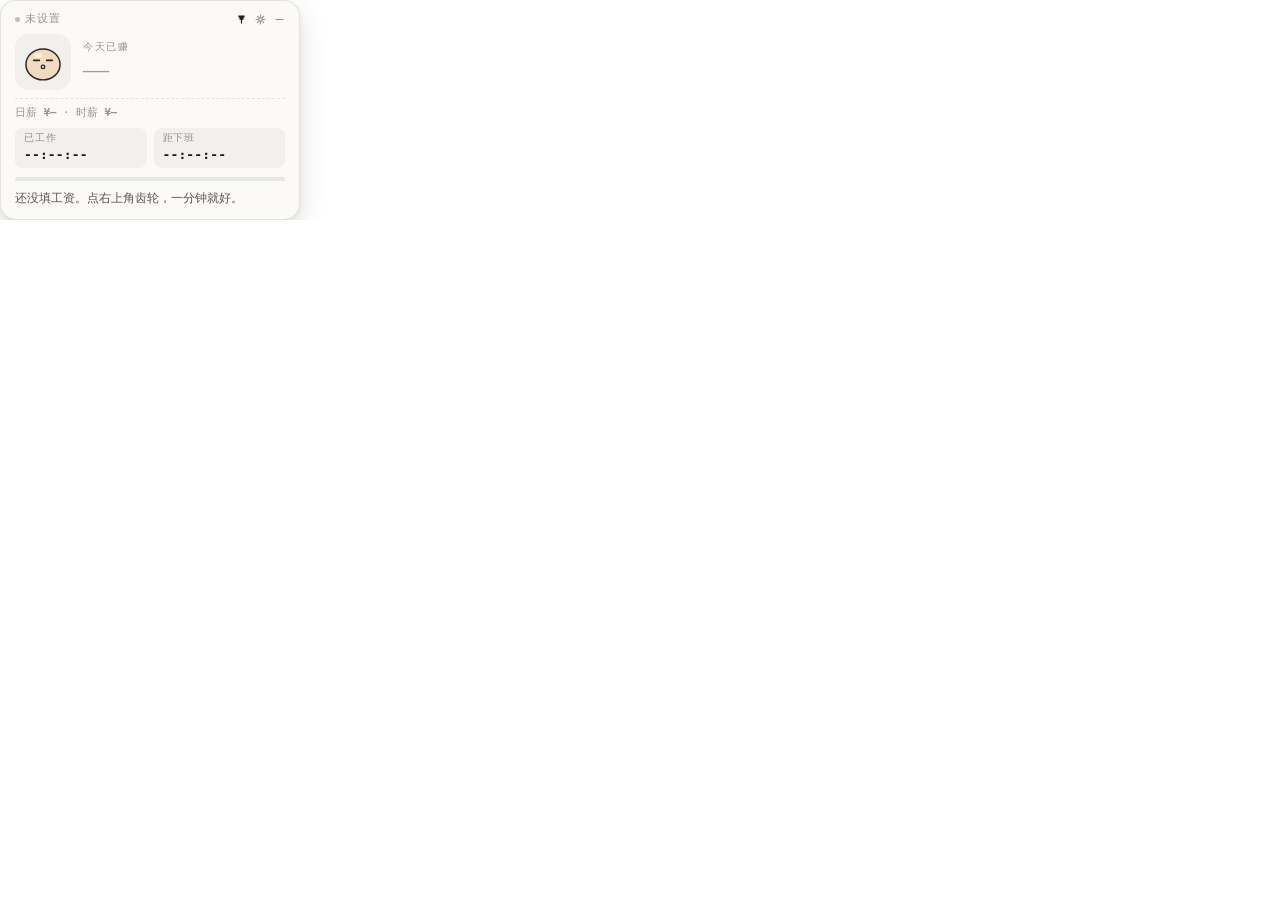
<file: src/WorkPepTalk/wwwroot/index.html>
<!DOCTYPE html>
<html lang="zh-CN">
<head>
<meta charset="utf-8">
<meta name="viewport" content="width=device-width,initial-scale=1">
<title>上班鼓励器</title>
<!-- 空 data URL：挡掉浏览器自动请求 /favicon.ico，免得多一个 404 日志 -->
<link rel="icon" href="data:,">
<link rel="stylesheet" href="css/widget.css">
<link rel="stylesheet" href="css/panel.css">
</head>
<body>
  <div id="root"></div>

  <script src="js/core.js"></script>
  <script src="js/render.js"></script>
  <script src="js/panel.js"></script>
  <script src="js/app.js"></script>
</body>
</html>
</file>
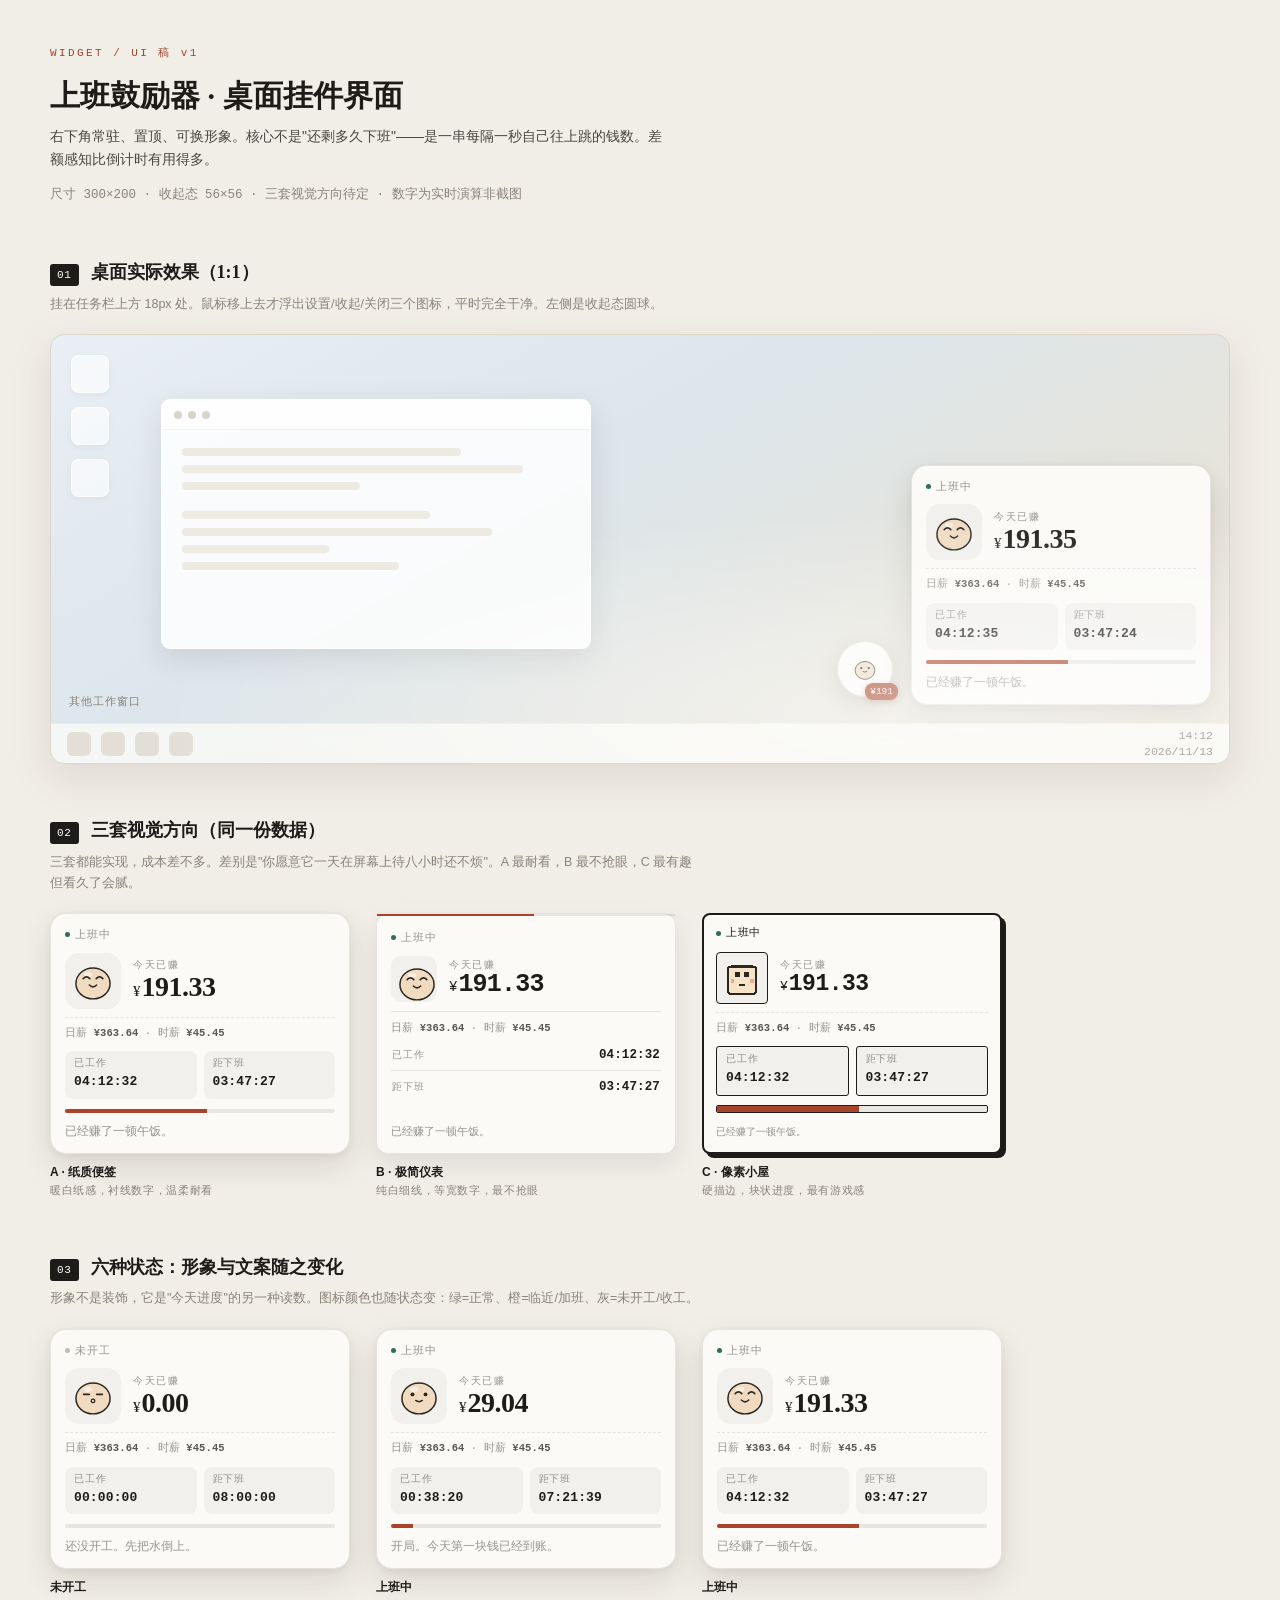
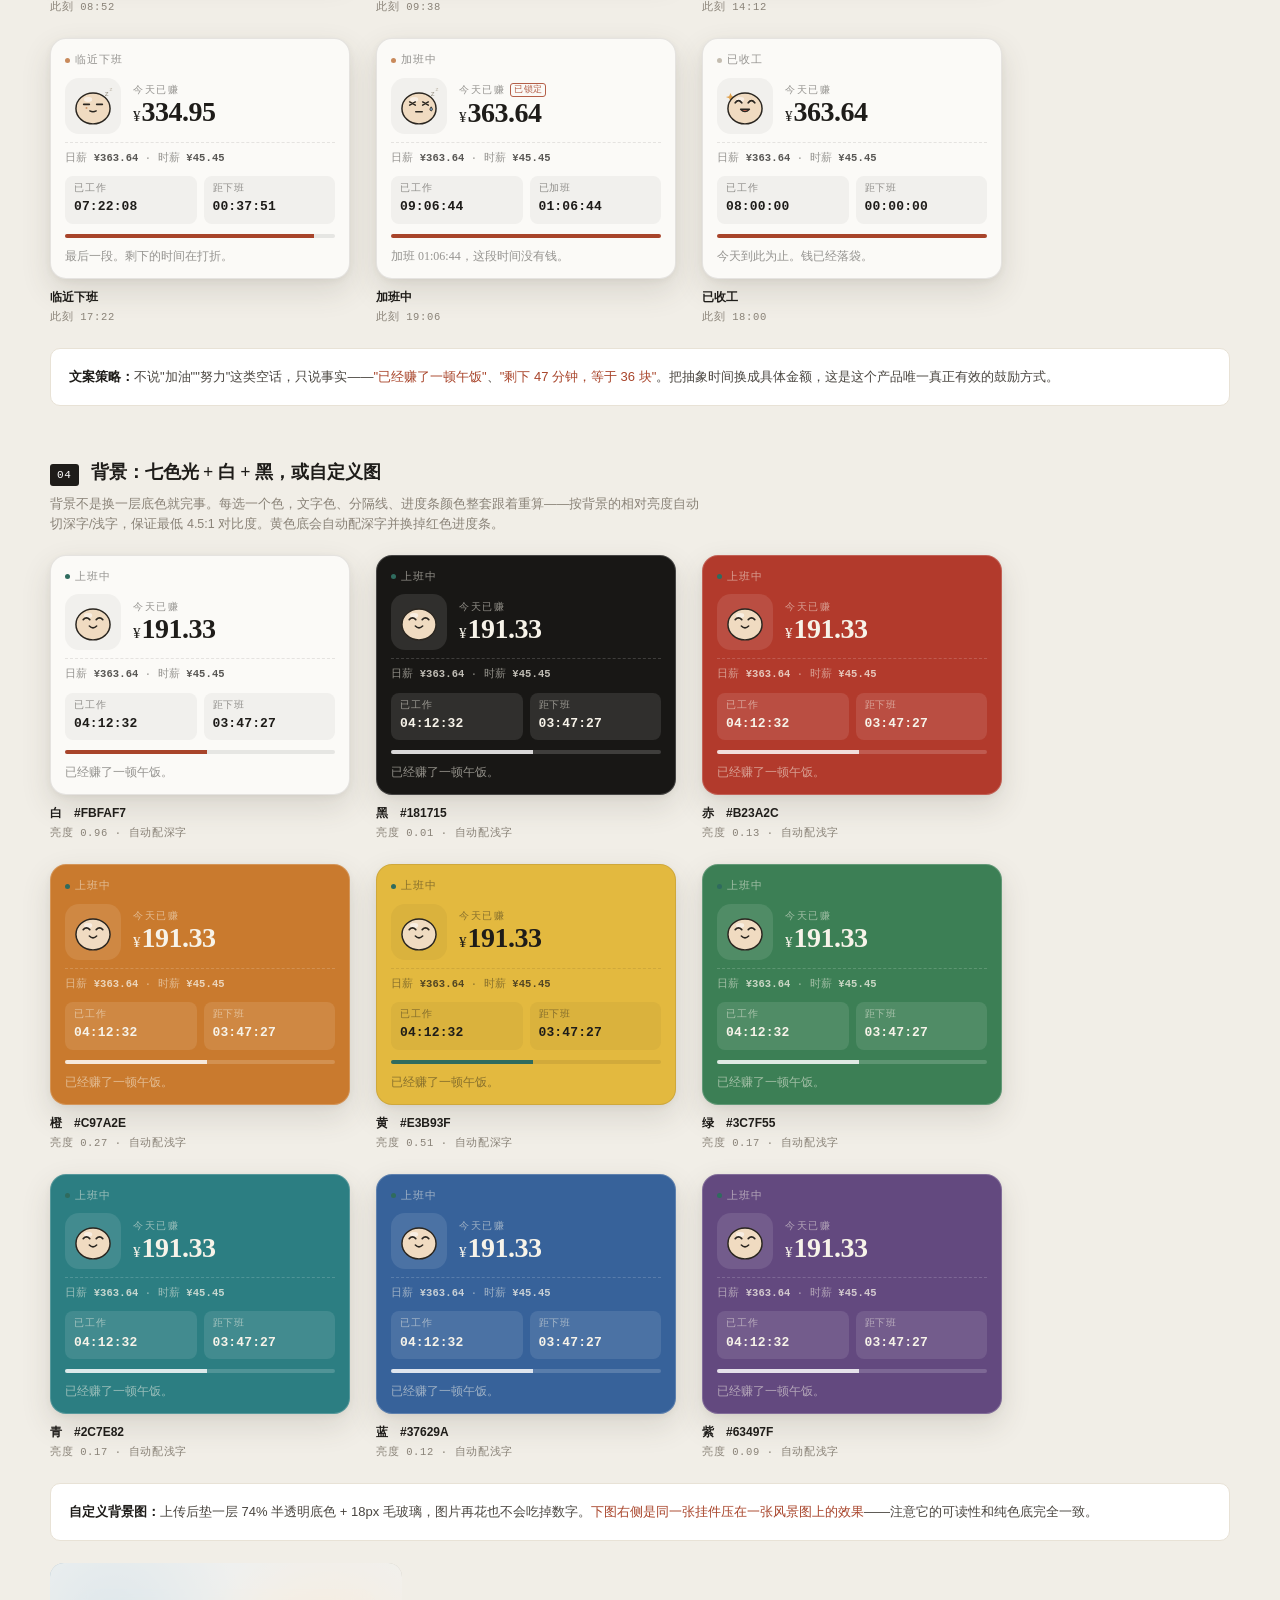
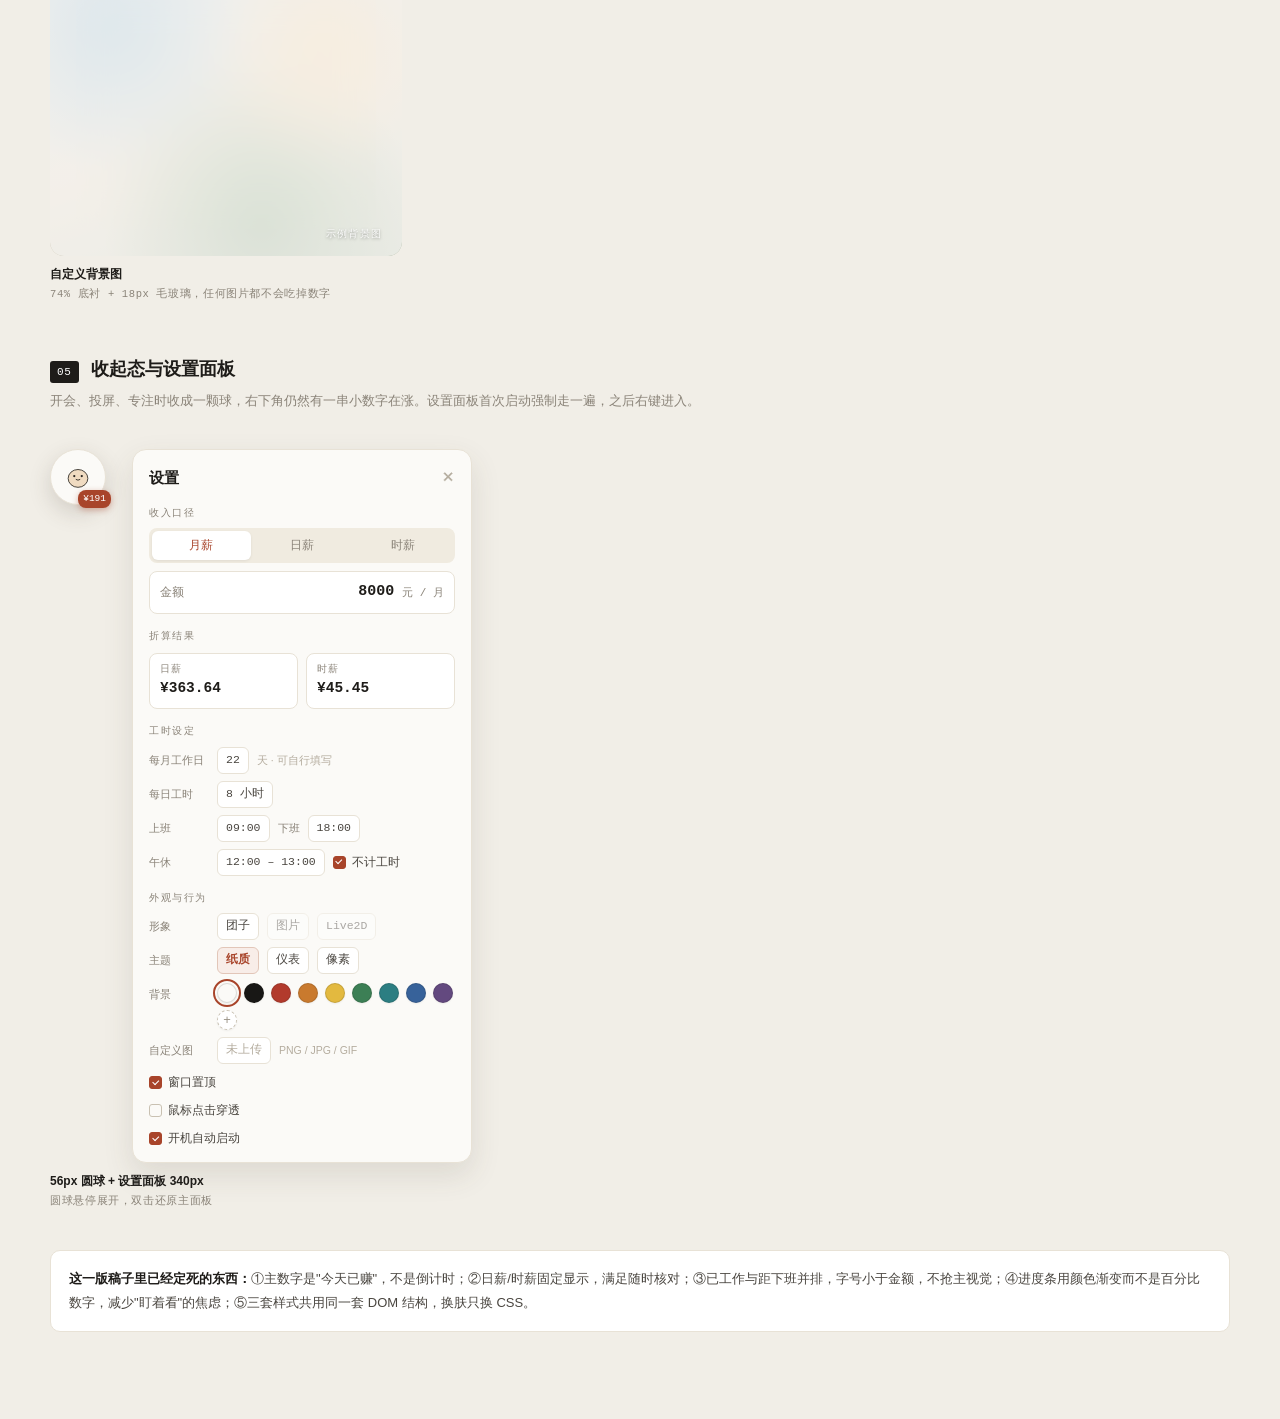
<file: 上班鼓励器-UI稿-v1.html>
<!DOCTYPE html>
<html lang="zh-CN">
<head>
<meta charset="UTF-8">
<meta name="viewport" content="width=device-width, initial-scale=1">
<title>上班鼓励器 · UI 稿 v1</title>
<style>
:root{
  --paper:#FBFAF7; --paper2:#F5F1E8; --ink:#1E1C19; --ink2:#4A4640; --ink3:#8A8378;
  --line:#E8E2D6; --accent:#A8442A; --teal:#2F6B5E;
  --sans:"Microsoft YaHei","PingFang SC",-apple-system,BlinkMacSystemFont,sans-serif;
  --serif:Georgia,"Songti SC","SimSun",serif;
  --mono:Consolas,"SFMono-Regular",Menlo,monospace;
}
*{box-sizing:border-box;margin:0;padding:0}
body{background:#F1EEE7;color:var(--ink);font-family:var(--sans);font-size:14px;line-height:1.65;
  padding:44px 32px 90px;-webkit-font-smoothing:antialiased}
.wrap{max-width:1180px;margin:0 auto}
.kicker{font-family:var(--mono);font-size:11px;letter-spacing:.22em;color:var(--accent);margin-bottom:14px}
h1{font-family:var(--serif);font-size:30px;font-weight:600;line-height:1.3;margin-bottom:10px}
.lede{color:var(--ink2);max-width:44em;margin-bottom:6px}
.meta{font-size:12.5px;color:var(--ink3);font-family:var(--mono);margin-top:14px}
.sec{margin-top:52px}
.sec-h{display:flex;align-items:baseline;gap:12px;margin-bottom:6px}
h2{font-family:var(--serif);font-size:18px;font-weight:600}
.sec-n{font-family:var(--mono);font-size:11px;color:#fff;background:var(--ink);padding:2px 7px;border-radius:3px;letter-spacing:.06em}
.sec-note{color:var(--ink3);font-size:12.5px;margin-bottom:20px;max-width:52em}

/* ============ 桌面模拟 ============ */
.desk{
  position:relative;height:430px;border-radius:14px;overflow:hidden;
  background:linear-gradient(150deg,#E9EFF4 0%,#DCE6EC 38%,#E6E4DC 72%,#EDE7DB 100%);
  border:1px solid #DCD5C8;box-shadow:0 14px 40px rgba(90,78,60,.13);
}
.desk::after{content:"";position:absolute;inset:0;
  background:radial-gradient(120% 80% at 78% 88%,rgba(255,255,255,.55),transparent 60%);pointer-events:none}
.desk-icons{position:absolute;left:20px;top:20px;display:flex;flex-direction:column;gap:14px}
.di{width:38px;height:38px;border-radius:8px;background:rgba(255,255,255,.62);
  border:1px solid rgba(255,255,255,.9);box-shadow:0 2px 6px rgba(0,0,0,.05)}
.desk-win{position:absolute;left:110px;top:64px;width:430px;height:250px;border-radius:9px;
  background:rgba(255,255,255,.82);border:1px solid rgba(255,255,255,.9);
  box-shadow:0 10px 30px rgba(60,50,40,.12);backdrop-filter:blur(3px);overflow:hidden}
.dw-bar{height:30px;background:rgba(255,255,255,.7);border-bottom:1px solid rgba(0,0,0,.05);
  display:flex;align-items:center;padding:0 12px;gap:6px}
.dw-dot{width:8px;height:8px;border-radius:50%;background:#D9D4C9}
.dw-lines{padding:18px 20px;display:flex;flex-direction:column;gap:9px}
.dw-lines i{display:block;height:8px;border-radius:4px;background:#EDEAE2}
.taskbar{position:absolute;left:0;right:0;bottom:0;height:40px;background:rgba(252,251,248,.78);
  backdrop-filter:blur(14px);border-top:1px solid rgba(0,0,0,.05);display:flex;align-items:center;padding:0 16px;gap:10px}
.tb-i{width:24px;height:24px;border-radius:6px;background:#E3DFD6}
.tb-clock{margin-left:auto;font-family:var(--mono);font-size:11.5px;color:#7C766B;text-align:right;line-height:1.35}
.desk-label{position:absolute;left:18px;bottom:52px;font-family:var(--mono);font-size:10.5px;
  color:#8A8378;letter-spacing:.1em}

/* ============ 挂件本体 ============ */
.wd{position:relative;width:300px;padding:12px 14px 13px;border-radius:16px;
  font-family:var(--sans);color:var(--ink);user-select:none;
  display:flex;flex-direction:column}
.wd-desk{position:absolute;right:18px;bottom:58px}

.wd-top{display:flex;align-items:center;gap:6px;margin-bottom:9px}
.wd-state{display:flex;align-items:center;gap:5px;font-size:10.5px;letter-spacing:.1em;
  color:var(--wd-ink3,var(--ink3))}
.dot{width:5px;height:5px;border-radius:50%;background:var(--teal);flex:none}
.dot.warn{background:#C98A5B}
.dot.off{background:#C4BDB0}
.wd-tools{margin-left:auto;display:flex;gap:9px;opacity:0;transition:opacity .2s}
.wd:hover .wd-tools{opacity:1}
.wd-tools svg{display:block;stroke:var(--wd-ink3,#9A9386);stroke-width:1.6;fill:none;stroke-linecap:round}
.wd-tools svg:hover{stroke:var(--wd-ink,var(--ink))}

.wd-main{display:flex;align-items:center;gap:12px}
.wd-ava{width:56px;height:56px;flex:none;border-radius:14px;display:grid;place-items:center;overflow:hidden;
  background:var(--wd-chip,#F5F1E8)}
.wd-money{min-width:0}
.wd-cap{font-size:10px;letter-spacing:.16em;color:var(--wd-ink3,var(--ink3));line-height:1.2;margin-bottom:1px;
  display:flex;align-items:center;gap:5px}
.lock{font-size:8.5px;letter-spacing:.04em;color:var(--wd-fill,#A8442A);
  border:1px solid currentColor;border-radius:3px;padding:0 3px;line-height:1.4;opacity:.85}
.wd-amt{font-family:var(--serif);font-size:28px;font-weight:600;line-height:1.06;
  letter-spacing:-.5px;font-variant-numeric:tabular-nums;color:var(--wd-ink,var(--ink))}
.wd-amt small{font-size:15px;font-weight:500;letter-spacing:0;margin-right:1px}

.wd-derive{font-family:var(--mono);font-size:10.5px;color:var(--wd-ink3,var(--ink3));letter-spacing:.01em;
  margin:8px 0 9px;padding-top:7px;border-top:1px dashed var(--wd-line,#E4DDCF)}
.wd-derive b{color:var(--wd-ink2,var(--ink2));font-weight:600}

.wd-rows{display:flex;gap:7px}
.rw{flex:1;border-radius:8px;padding:5px 9px 6px;background:var(--wd-chip,var(--paper2))}
.rw span{display:block;font-size:9.5px;letter-spacing:.08em;color:var(--wd-ink3,var(--ink3));line-height:1.4}
.rw b{font-family:var(--mono);font-size:13px;font-weight:600;letter-spacing:.01em;
  font-variant-numeric:tabular-nums;color:var(--wd-ink,var(--ink))}

.wd-bar{height:4px;border-radius:4px;margin:10px 0 9px;overflow:hidden;
  background:var(--wd-track,#EAE3D5)}
.wd-bar i{display:block;height:100%;transition:width .5s linear;background:var(--wd-fill,#A8442A)}
.wd-tip{font-size:11.5px;color:var(--wd-ink3,var(--ink3));line-height:1.5;margin-top:auto}

/* --- 样式 A 纸质便签 --- */
.wd-A{background:var(--wd-bg,var(--paper));border:1px solid var(--wd-edge,var(--line));
  box-shadow:0 12px 30px rgba(74,62,48,.14),0 2px 6px rgba(74,62,48,.06)}
.wd-A .wd-bar i{background:var(--wd-fill,#A8442A)}
.wd-A .wd-tip{font-family:var(--serif);font-size:12px}

/* --- 样式 B 极简仪表 --- */
.wd-B{background:var(--wd-bg,#fff);border:1px solid var(--wd-edge,#ECEBE8);border-radius:12px;padding-top:15px;
  box-shadow:0 10px 26px rgba(0,0,0,.08)}
.wd-B .wd-ava{border-radius:10px;width:46px;height:46px;align-self:flex-start}
.wd-B .wd-amt{font-family:var(--mono);font-size:25px;font-weight:600;letter-spacing:-.8px}
.wd-B .wd-amt small{font-size:14px}
.wd-B .wd-derive{border-top:1px solid var(--wd-line,#F1F0ED);margin:9px 0 2px;padding-top:8px}
.wd-B .wd-rows{display:block}
.wd-B .rw{display:flex;justify-content:space-between;align-items:baseline;
  background:none;border-top:1px solid var(--wd-line,#F4F3F1);border-radius:0;padding:6px 1px 5px}
.wd-B .rw:first-child{border-top:none}
.wd-B .rw b{font-size:12.5px}
.wd-B .wd-bar{position:absolute;left:0;right:0;top:0;height:2px;border-radius:0;
  margin:0;background:var(--wd-track,#F4F4F2)}
.wd-B .wd-bar i{border-radius:0;background:var(--wd-fill,var(--teal))}
.wd-B .wd-tip{font-size:11px;color:var(--wd-ink3,#9B958C);padding-top:2px}
.wd-B .dot{background:var(--teal)}

/* --- 样式 C 像素小屋 --- */
.wd-C{background:var(--wd-bg,#FFFDF6);border:2px solid var(--wd-strong,#1E1C19);border-radius:8px;
  padding:10px 12px 11px;box-shadow:4px 4px 0 var(--wd-strong,#1E1C19)}
.wd-C .wd-state{font-family:var(--mono);letter-spacing:.06em;color:var(--wd-ink,var(--ink))}
.wd-C .wd-ava{border:1.5px solid var(--wd-strong,#1E1C19);border-radius:4px;width:52px;height:52px}
.wd-C .wd-amt{font-family:var(--mono);font-size:23px;font-weight:700;letter-spacing:-.5px}
.wd-C .wd-amt small{font-size:13px}
.wd-C .wd-derive{font-family:var(--mono);border-top:1.5px dashed var(--wd-line,#C9BFA4)}
.wd-C .rw{border:1.5px solid var(--wd-strong,#1E1C19);border-radius:3px}
.wd-C .wd-bar{background:var(--wd-track,#EDE6D0);border:1.5px solid var(--wd-strong,#1E1C19);
  height:8px;border-radius:2px;margin:9px 0 8px}
.wd-C .wd-bar i{background:var(--wd-fill,#A8442A)}
.wd-C .wd-tip{font-family:var(--mono);font-size:10px;line-height:1.6}

/* --- 自定义背景图：毛玻璃衬底 --- */
.wd-photo{background:rgba(251,250,247,.74);backdrop-filter:blur(18px) saturate(1.15);
  border-color:rgba(255,255,255,.55)}

/* ============ 收起态 ============ */
.ball{width:56px;height:56px;border-radius:50%;display:grid;place-items:center;cursor:pointer;
  background:var(--paper);border:1px solid var(--line);
  box-shadow:0 8px 22px rgba(74,62,48,.18);position:relative}
.ball-badge{position:absolute;right:-6px;bottom:-4px;background:var(--accent);color:#fff;
  font-family:var(--mono);font-size:9.5px;padding:1px 5px;border-radius:8px;
  box-shadow:0 2px 6px rgba(168,68,42,.4)}
.ball-desk{position:absolute;right:336px;bottom:66px}
.ball-row{display:flex;align-items:flex-start;gap:26px;margin-top:18px}

/* ============ 设置面板 ============ */
.panel{width:340px;background:var(--paper);border:1px solid var(--line);border-radius:14px;
  box-shadow:0 12px 30px rgba(74,62,48,.12);padding:16px 16px 14px}
.pn-title{display:flex;align-items:center;margin-bottom:14px}
.pn-title h3{font-family:var(--serif);font-size:15px;font-weight:600}
.pn-title .x{margin-left:auto;color:#B4AC9E;font-family:var(--mono);font-size:13px}
.pn-grp{font-size:10px;letter-spacing:.16em;color:var(--ink3);margin:14px 0 7px}
.pn-grp:first-of-type{margin-top:0}
.seg{display:flex;background:#F0EBE0;border-radius:8px;padding:3px;gap:2px}
.seg b{flex:1;text-align:center;font-size:11.5px;font-weight:500;padding:5px 0;border-radius:6px;color:var(--ink3);cursor:pointer}
.seg b.on{background:#fff;color:var(--accent);box-shadow:0 1px 3px rgba(0,0,0,.07)}
.inp{display:flex;align-items:center;gap:8px;background:#fff;border:1px solid var(--line);
  border-radius:8px;padding:8px 10px;margin-top:8px}
.inp span{font-size:11.5px;color:var(--ink3);flex:none}
.inp b{font-family:var(--mono);font-size:15px;font-weight:600;margin-left:auto}
.inp em{font-family:var(--mono);font-style:normal;font-size:11px;color:var(--ink3)}
.out{display:flex;gap:8px;margin-top:8px}
.out div{flex:1;background:#fff;border:1px solid var(--line);border-radius:8px;padding:7px 10px}
.out span{display:block;font-size:9.5px;letter-spacing:.08em;color:var(--ink3)}
.out b{font-family:var(--mono);font-size:14.5px;font-weight:600}
.pn-line{display:flex;align-items:center;gap:8px;margin-top:7px;font-size:11.5px;color:var(--ink2)}
.pn-line .k{width:60px;flex:none;color:var(--ink3);font-size:11px}
.pn-line .v{font-family:var(--mono);font-size:11.5px;background:#fff;border:1px solid var(--line);
  border-radius:6px;padding:3px 8px}
.pn-line .v.on{background:#F8EDE8;border-color:#E2C6B8;color:var(--accent);font-weight:600}
.chk{display:flex;align-items:center;gap:6px;font-size:11.5px;color:var(--ink2);margin-top:9px}
.box{width:13px;height:13px;border-radius:3px;border:1.4px solid #C9C1B2;flex:none;display:grid;place-items:center}
.box.on{background:var(--accent);border-color:var(--accent)}
.box.on::after{content:"";width:4.5px;height:2.5px;border-left:1.5px solid #fff;
  border-bottom:1.5px solid #fff;transform:rotate(-45deg) translate(.5px,-1px)}

/* ============ 背景色板 ============ */
.sw-row{display:flex;align-items:center;gap:7px;margin-top:2px;flex-wrap:wrap}
.sw{width:20px;height:20px;border-radius:50%;cursor:pointer;display:block;
  border:1px solid rgba(30,28,25,.14);box-shadow:0 1px 2px rgba(0,0,0,.06)}
.sw.on{outline:2px solid var(--accent);outline-offset:2px}
.sw.up{background:#fff;border:1px dashed #C9C1B2;color:#9A9386;font-size:13px;
  line-height:18px;text-align:center;font-style:normal;font-family:var(--sans)}
.photo-stage{position:relative;padding:26px;border-radius:14px;overflow:hidden;
  background:
    radial-gradient(60% 80% at 18% 22%,#8FB3C9 0%,transparent 62%),
    radial-gradient(55% 70% at 78% 30%,#E7C9A0 0%,transparent 60%),
    radial-gradient(70% 90% at 60% 88%,#7E9B7A 0%,transparent 64%),
    linear-gradient(160deg,#C8D6DE,#DCD2C2 55%,#B9C2B2);
}
.photo-stage::after{content:"示例背景图";position:absolute;right:20px;bottom:12px;
  font-family:var(--mono);font-size:10px;letter-spacing:.12em;color:rgba(255,255,255,.9);
  text-shadow:0 1px 3px rgba(0,0,0,.35)}

/* ============ 布局 ============ */
.gal{display:flex;gap:26px;flex-wrap:wrap;align-items:stretch}
.gal figure{display:flex;flex-direction:column;gap:9px}
.gal figure .wd{height:100%}
.gal figcaption{font-family:var(--mono);font-size:10.5px;color:var(--ink3);letter-spacing:.06em}
.gal figcaption b{color:var(--ink);font-family:var(--sans);font-size:12px;font-weight:600;letter-spacing:0;display:block;margin-bottom:1px}
.mtx{display:grid;grid-template-columns:repeat(3,300px);gap:22px 26px}
.mtx figure{display:flex;flex-direction:column;gap:9px}
.mtx figcaption{font-family:var(--mono);font-size:10.5px;color:var(--ink3);letter-spacing:.06em}
.mtx figcaption b{color:var(--ink);font-family:var(--sans);font-size:12px;font-weight:600;
  letter-spacing:0;display:block;margin-bottom:1px}
.note-box{margin-top:22px;background:#fff;border:1px solid var(--line);border-radius:10px;
  padding:16px 18px;font-size:13px;color:var(--ink2);line-height:1.85}
.note-box b{color:var(--ink)}
.note-box .q{color:var(--accent)}

/* 状态色 */
.st-before .dot{background:#C4BDB0}
</style>
</head>
<body>
<div class="wrap">

  <div class="kicker">WIDGET / UI 稿 v1</div>
  <h1>上班鼓励器 · 桌面挂件界面</h1>
  <p class="lede">右下角常驻、置顶、可换形象。核心不是"还剩多久下班"——是一串每隔一秒自己往上跳的钱数。差额感知比倒计时有用得多。</p>
  <div class="meta">尺寸 300×200 · 收起态 56×56 · 三套视觉方向待定 · 数字为实时演算非截图</div>

  <!-- 01 桌面效果 -->
  <section class="sec">
    <div class="sec-h"><span class="sec-n">01</span><h2>桌面实际效果（1:1）</h2></div>
    <p class="sec-note">挂在任务栏上方 18px 处。鼠标移上去才浮出设置/收起/关闭三个图标，平时完全干净。左侧是收起态圆球。</p>
    <div class="desk" id="desk">
      <div class="desk-icons"><i class="di"></i><i class="di"></i><i class="di"></i></div>
      <div class="desk-win">
        <div class="dw-bar"><i class="dw-dot"></i><i class="dw-dot"></i><i class="dw-dot"></i></div>
        <div class="dw-lines">
          <i style="width:72%"></i><i style="width:88%"></i><i style="width:46%"></i>
          <i style="width:64%;margin-top:12px"></i><i style="width:80%"></i><i style="width:38%"></i>
          <i style="width:56%"></i>
        </div>
      </div>
      <div class="desk-label">其他工作窗口</div>
      <div id="ballDock" class="ball-desk"></div>
      <div id="wdDock" class="wd-desk"></div>
      <div class="taskbar">
        <i class="tb-i"></i><i class="tb-i"></i><i class="tb-i"></i><i class="tb-i"></i>
        <div class="tb-clock"><div id="sysClock">14:12</div><div>2026/11/13</div></div>
      </div>
    </div>
  </section>

  <!-- 02 三套视觉 -->
  <section class="sec">
    <div class="sec-h"><span class="sec-n">02</span><h2>三套视觉方向（同一份数据）</h2></div>
    <p class="sec-note">三套都能实现，成本差不多。差别是"你愿意它一天在屏幕上待八小时还不烦"。A 最耐看，B 最不抢眼，C 最有趣但看久了会腻。</p>
    <div class="gal" id="gal"></div>
  </section>

  <!-- 03 状态 -->
  <section class="sec">
    <div class="sec-h"><span class="sec-n">03</span><h2>六种状态：形象与文案随之变化</h2></div>
    <p class="sec-note">形象不是装饰，它是"今天进度"的另一种读数。图标颜色也随状态变：绿=正常、橙=临近/加班、灰=未开工/收工。</p>
    <div class="mtx" id="mtx"></div>
    <div class="note-box">
      <b>文案策略：</b>不说"加油""努力"这类空话，只说事实——<span class="q">"已经赚了一顿午饭"</span>、<span class="q">"剩下 47 分钟，等于 36 块"</span>。把抽象时间换成具体金额，这是这个产品唯一真正有效的鼓励方式。
    </div>
  </section>

  <!-- 04 背景 -->
  <section class="sec">
    <div class="sec-h"><span class="sec-n">04</span><h2>背景：七色光 + 白 + 黑，或自定义图</h2></div>
    <p class="sec-note">背景不是换一层底色就完事。每选一个色，文字色、分隔线、进度条颜色整套跟着重算——按背景的相对亮度自动切深字/浅字，保证最低 4.5:1 对比度。黄色底会自动配深字并换掉红色进度条。</p>
    <div class="mtx" id="bgGrid"></div>
    <div class="note-box" style="margin-top:22px">
      <b>自定义背景图：</b>上传后垫一层 74% 半透明底色 + 18px 毛玻璃，图片再花也不会吃掉数字。<span class="q">下图右侧是同一张挂件压在一张风景图上的效果</span>——注意它的可读性和纯色底完全一致。
    </div>
    <div class="gal" style="margin-top:22px" id="photoDemo"></div>
  </section>

  <!-- 05 收起态 + 设置 -->
  <section class="sec">
    <div class="sec-h"><span class="sec-n">05</span><h2>收起态与设置面板</h2></div>
    <p class="sec-note">开会、投屏、专注时收成一颗球，右下角仍然有一串小数字在涨。设置面板首次启动强制走一遍，之后右键进入。</p>
    <div class="gal">
      <figure>
        <div class="ball-row">
          <div id="ballGal"></div>
          <div class="panel" id="panel"></div>
        </div>
        <figcaption><b>56px 圆球 + 设置面板 340px</b>圆球悬停展开，双击还原主面板</figcaption>
      </figure>
    </div>
  </section>

  <div class="note-box" style="margin-top:40px">
    <b>这一版稿子里已经定死的东西：</b>①主数字是"今天已赚"，不是倒计时；②日薪/时薪固定显示，满足随时核对；③已工作与距下班并排，字号小于金额，不抢主视觉；④进度条用颜色渐变而不是百分比数字，减少"盯着看"的焦虑；⑤三套样式共用同一套 DOM 结构，换肤只换 CSS。
  </div>

</div>

<script>
/* ================= 计算内核（唯一真实来源） ================= */
const CFG = {
  mode:'monthly',      // monthly | daily | hourly
  value:8000,
  daysPerMonth:22,
  hoursPerDay:8,
  startMin:9*60,
  endMin:18*60,
  lunchStart:12*60,
  lunchEnd:13*60,
  excludeLunch:true,
  otMult:1
};

function derive(){
  const daily = CFG.mode==='monthly' ? CFG.value/CFG.daysPerMonth
              : CFG.mode==='daily'   ? CFG.value
              : CFG.value*CFG.hoursPerDay;
  const hourly = daily/CFG.hoursPerDay;
  return {daily, hourly};
}

function segments(){
  const s=CFG.startMin, e=CFG.endMin, ls=CFG.lunchStart, le=CFG.lunchEnd;
  if(CFG.excludeLunch && ls>s && le<e) return [[s,ls],[le,e]];
  return [[s,e]];
}

function totalSec(){ return segments().reduce((a,[s,e])=>a+(e-s)*60,0); }

function workedSec(nowMin){
  return segments().reduce((a,[s,e])=>a+Math.max(0,Math.min(nowMin,e)-s)*60,0);
}

function compute(nowMin){
  const {daily,hourly} = derive();
  const total = totalSec();
  const worked = Math.min(workedSec(nowMin), total);
  const otSec = Math.max(0,(nowMin-CFG.endMin)*60);
  // 决策：下班后金额停止累计，锁在日薪；加班只记时长，不计钱
  const earned = hourly/3600*worked;
  const remain = Math.max(0, total-worked);
  const progress = total>0 ? Math.min(1, worked/total) : 1;
  let phase='working';
  if(nowMin < CFG.startMin) phase='before';
  else if(otSec>0) phase='overtime';
  const leftMin = CFG.endMin-nowMin;
  return {daily,hourly,total,worked,otSec,earned,remain,progress,phase,leftMin};
}

function hms(sec){
  sec=Math.max(0,Math.floor(sec));
  const h=Math.floor(sec/3600), m=Math.floor(sec%3600/60), s=sec%60;
  return String(h).padStart(2,'0')+':'+String(m).padStart(2,'0')+':'+String(s).padStart(2,'0');
}
function yuan(v){ return v.toFixed(2); }

/* ================= 背景：9 色预设 + 自定义图 ================= */
const BG_PRESETS = [
  {id:'white', name:'白', hex:'#FBFAF7'},
  {id:'black', name:'黑', hex:'#181715'},
  {id:'red',   name:'赤', hex:'#B23A2C'},
  {id:'orange',name:'橙', hex:'#C97A2E'},
  {id:'yellow',name:'黄', hex:'#E3B93F'},
  {id:'green', name:'绿', hex:'#3C7F55'},
  {id:'cyan',  name:'青', hex:'#2C7E82'},
  {id:'blue',  name:'蓝', hex:'#37629A'},
  {id:'purple',name:'紫', hex:'#63497F'}
];

/* 相对亮度（WCAG）：决定这个背景该配深字还是浅字 */
function lum(hex){
  const n = parseInt(hex.slice(1),16);
  const f = v => { v/=255; return v<=0.03928 ? v/12.92 : Math.pow((v+0.055)/1.055,2.4); };
  return 0.2126*f((n>>16)&255) + 0.7152*f((n>>8)&255) + 0.0722*f(n&255);
}

/* 一套背景色 → 一整套 token。深底自动反色，彩色底自动挑高对比强调色 */
function bgTokens(id){
  const p = BG_PRESETS.find(b=>b.id===id) || BG_PRESETS[0];
  const L = lum(p.hex);
  const dark = L < 0.42;
  const t = {
    '--wd-bg': p.hex,
    '--wd-ink':  dark ? '#F7F3E9' : '#1E1C19',
    '--wd-ink2': dark ? 'rgba(247,243,233,.76)' : 'rgba(30,28,25,.74)',
    '--wd-ink3': dark ? 'rgba(247,243,233,.54)' : 'rgba(30,28,25,.46)',
    '--wd-chip': dark ? 'rgba(255,255,255,.10)' : 'rgba(30,28,25,.045)',
    '--wd-track':dark ? 'rgba(255,255,255,.17)' : 'rgba(30,28,25,.09)',
    '--wd-line': dark ? 'rgba(255,255,255,.17)' : 'rgba(30,28,25,.10)',
    '--wd-edge': dark ? 'rgba(255,255,255,.20)' : 'rgba(30,28,25,.10)',
    '--wd-strong': dark ? 'rgba(255,255,255,.85)' : '#1E1C19',
    '--wd-fill': dark ? 'rgba(255,255,255,.80)' : '#A8442A'
  };
  // 白/黄这类极亮底，朱红填充不够跳，换成青绿
  if(!dark && (id==='yellow')) t['--wd-fill'] = '#2F6B5E';
  return t;
}
function tokenStr(t){
  return Object.keys(t).map(k=>k+':'+t[k]).join(';');
}

/* ================= 状态外观 ================= */
const MOODS = {
  before:  {state:'未开工',   dot:'off',  text:'还没开工。先把水倒上。'},
  early:   {state:'上班中',   dot:'ok',   text:'开局。今天第一块钱已经到账。'},
  mid:     {state:'上班中',   dot:'ok',   text:'已经赚了一顿午饭。'},
  late:    {state:'临近下班', dot:'warn', text:'最后一段。剩下的时间在打折。'},
  overtime:{state:'加班中',   dot:'warn', text:'加班中。每一秒都是加价出售的。'},
  done:    {state:'已收工',   dot:'off',  text:'今天到此为止。钱已经落袋。'}
};

function moodOf(c){
  if(c.phase==='before') return 'before';
  if(c.phase==='overtime') return 'overtime';
  if(c.progress>=0.999) return 'done';
  if(c.progress>=0.8) return 'late';
  if(c.progress<=0.12) return 'early';
  return 'mid';
}

/* ================= 形象（内联 SVG） ================= */
function avatar(mood, style){
  const skin = style==='C' ? '#F6E3C8' : '#F0DBC1';
  const ink  = '#2A2620';
  const stroke = style==='C' ? 0 : 1.8;
  let face='';
  if(mood==='before'){
    face = `<path d="M20.5 30 h7" stroke="${ink}" stroke-width="2" stroke-linecap="round"/>
            <path d="M36.5 30 h7" stroke="${ink}" stroke-width="2" stroke-linecap="round"/>
            <circle cx="32" cy="38" r="2.2" fill="none" stroke="${ink}" stroke-width="1.6"/>`;
  } else if(mood==='early'){
    face = `<circle cx="24" cy="30" r="2.4" fill="${ink}"/><circle cx="40" cy="30" r="2.4" fill="${ink}"/>
            <path d="M28 37.5 q4 3 8 0" stroke="${ink}" stroke-width="1.9" fill="none" stroke-linecap="round"/>`;
  } else if(mood==='mid'){
    face = `<path d="M20 29 q4 -4 8 0" stroke="${ink}" stroke-width="2.1" fill="none" stroke-linecap="round"/>
            <path d="M36 29 q4 -4 8 0" stroke="${ink}" stroke-width="2.1" fill="none" stroke-linecap="round"/>
            <path d="M27.5 37 q4.5 4.5 9 0" stroke="${ink}" stroke-width="1.9" fill="none" stroke-linecap="round"/>`;
  } else if(mood==='late'){
    face = `<path d="M20.5 30 h7" stroke="${ink}" stroke-width="2" stroke-linecap="round"/>
            <path d="M36.5 30 h7" stroke="${ink}" stroke-width="2" stroke-linecap="round"/>
            <path d="M28 38 q4 2 8 0" stroke="${ink}" stroke-width="1.7" fill="none" stroke-linecap="round"/>
            <circle cx="24" cy="34.5" r="1.2" fill="#C98A5B" opacity=".85"/>`;
  } else if(mood==='overtime'){
    face = `<path d="M20.5 31 l7 -4 M20.5 27 l7 4" stroke="${ink}" stroke-width="1.9" stroke-linecap="round"/>
            <path d="M36.5 27 l7 4 M36.5 31 l7 -4" stroke="${ink}" stroke-width="1.9" stroke-linecap="round"/>
            <path d="M28 39 h8" stroke="${ink}" stroke-width="1.8" stroke-linecap="round"/>
            <path d="M47 33 q3 4 0 5 q-3 -1 0 -5" fill="#7FA8C9" stroke="${ink}" stroke-width="1.1"/>`;
  } else {
    face = `<path d="M20 28 q4 -5 8 0" stroke="${ink}" stroke-width="2.2" fill="none" stroke-linecap="round"/>
            <path d="M36 28 q4 -5 8 0" stroke="${ink}" stroke-width="2.2" fill="none" stroke-linecap="round"/>
            <path d="M26.5 36 q5.5 6 11 0 z" fill="#C86A55" stroke="${ink}" stroke-width="1.6" stroke-linejoin="round"/>`;
  }
  const spark = (mood==='done')
    ? `<path d="M14 16 l2 4 l4 1 l-4 1.5 l-2 4 l-1.5 -4 l-4 -1.5 l4 -1 z" fill="#E0A24E"/>`
    : '';
  const zzz = (mood==='late'||mood==='overtime')
    ? `<text x="46" y="20" font-size="9" fill="#9A9386" font-family="monospace">z</text>
       <text x="52" y="14" font-size="7" fill="#BEB6A8" font-family="monospace">z</text>` : '';
  if(style==='C'){
    const px = (mood==='before'||mood==='late'||mood==='overtime')
      ? `<rect x="22" y="27" width="7" height="3" fill="${ink}"/><rect x="35" y="27" width="7" height="3" fill="${ink}"/>`
      : `<rect x="22" y="24" width="7" height="7" fill="${ink}"/><rect x="35" y="24" width="7" height="7" fill="${ink}"/>`;
    const pm = (mood==='done')
      ? `<rect x="27" y="38" width="10" height="6" fill="#C86A55" stroke="${ink}" stroke-width="1.8"/>`
      : `<rect x="28" y="40" width="8" height="3" fill="${ink}"/>`;
    return `<svg width="46" height="46" viewBox="0 0 64 64" shape-rendering="crispEdges">
      <rect x="12" y="16" width="40" height="38" rx="5" fill="${skin}" stroke="${ink}" stroke-width="3"/>
      <rect x="16" y="34" width="5" height="5" fill="#EDA893"/>
      <rect x="43" y="34" width="5" height="5" fill="#EDA893"/>
      ${px}${pm}
    </svg>`;
  }
  return `<svg width="52" height="52" viewBox="0 0 64 64">
    ${spark}
    <ellipse cx="32" cy="35" rx="21" ry="19" fill="${skin}" stroke="${ink}" stroke-width="${stroke}"/>
    <ellipse cx="26" cy="24" rx="5" ry="3" fill="#fff" opacity=".55"/>
    ${face}${zzz}
  </svg>`;
}

/* ================= 挂件渲染 ================= */
const ICONS = `
  <svg width="11" height="11" viewBox="0 0 12 12"><circle cx="6" cy="6" r="2.1"/>
  <path d="M6 1v1.6M6 9.4V11M1 6h1.6M9.4 6H11M2.5 2.5l1.1 1.1M8.4 8.4l1.1 1.1M9.5 2.5L8.4 3.6M3.6 8.4L2.5 9.5"/></svg>
  <svg width="11" height="11" viewBox="0 0 12 12"><path d="M2 6h8"/></svg>
  <svg width="11" height="11" viewBox="0 0 12 12"><path d="M2.5 2.5l7 7M9.5 2.5l-7 7"/></svg>`;

function widget(c, style, bg){
  const m = MOODS[moodOf(c)];
  const dotCls = m.dot==='ok' ? '' : m.dot;
  const deskSec = c.worked + c.otSec;
  const isOt = c.phase==='overtime';
  const tip = isOt ? `加班 ${hms(c.otSec)}，这段时间没有钱。` : m.text;
  const photo = bg==='photo';
  const tk = photo ? '' : tokenStr(bgTokens(bg||'white'));
  return `<div class="wd wd-${style} ${photo?'wd-photo':''} st-${moodOf(c)}" style="${tk}">
    <div class="wd-top">
      <span class="wd-state"><i class="dot ${dotCls}"></i>${m.state}</span>
      <span class="wd-tools">${ICONS}</span>
    </div>
    <div class="wd-main">
      <div class="wd-ava">${avatar(moodOf(c), style)}</div>
      <div class="wd-money">
        <div class="wd-cap">今天已赚${isOt?'<span class="lock">已锁定</span>':''}</div>
        <div class="wd-amt"><small>¥</small>${yuan(c.earned)}</div>
      </div>
    </div>
    <div class="wd-derive">日薪 <b>¥${yuan(c.daily)}</b> · 时薪 <b>¥${yuan(c.hourly)}</b></div>
    <div class="wd-rows">
      <div class="rw"><span>已工作</span><b>${hms(deskSec)}</b></div>
      <div class="rw"><span>${c.phase==='overtime'?'已加班':'距下班'}</span><b>${hms(c.phase==='overtime'?c.otSec:c.remain)}</b></div>
    </div>
    <div class="wd-bar"><i style="width:${(c.progress*100).toFixed(1)}%"></i></div>
    <div class="wd-tip">${tip}</div>
  </div>`;
}

function ball(c){
  return `<div class="ball"><svg width="30" height="30" viewBox="0 0 64 64">
      <ellipse cx="32" cy="35" rx="21" ry="19" fill="#F0DBC1" stroke="#2A2620" stroke-width="1.8"/>
      <circle cx="24" cy="30" r="2.4" fill="#2A2620"/><circle cx="40" cy="30" r="2.4" fill="#2A2620"/>
      <path d="M28 37.5 q4 3 8 0" stroke="#2A2620" stroke-width="1.9" fill="none" stroke-linecap="round"/>
    </svg><span class="ball-badge">¥${Math.round(c.earned)}</span></div>`;
}

/* ================= 设置面板 ================= */
function settingsPanel(c){
  return `
    <div class="pn-title"><h3>设置</h3><span class="x">✕</span></div>
    <div class="pn-grp">收入口径</div>
    <div class="seg"><b class="on">月薪</b><b>日薪</b><b>时薪</b></div>
    <div class="inp"><span>金额</span><b>8000</b><em>元 / 月</em></div>
    <div class="pn-grp">折算结果</div>
    <div class="out">
      <div><span>日薪</span><b>¥${yuan(c.daily)}</b></div>
      <div><span>时薪</span><b>¥${yuan(c.hourly)}</b></div>
    </div>
    <div class="pn-grp">工时设定</div>
    <div class="pn-line"><span class="k">每月工作日</span><span class="v">22</span>
      <span style="color:#B4AC9E;font-size:10.5px">天 · 可自行填写</span></div>
    <div class="pn-line"><span class="k">每日工时</span><span class="v">8 小时</span></div>
    <div class="pn-line"><span class="k">上班</span><span class="v">09:00</span>
      <span class="k" style="width:auto">下班</span><span class="v">18:00</span></div>
    <div class="pn-line"><span class="k">午休</span><span class="v">12:00 – 13:00</span>
      <span class="chk" style="margin:0"><i class="box on"></i>不计工时</span></div>
    <div class="pn-grp">外观与行为</div>
    <div class="pn-line"><span class="k">形象</span><span class="v">团子</span>
      <span class="v" style="opacity:.45">图片</span><span class="v" style="opacity:.45">Live2D</span></div>
    <div class="pn-line"><span class="k">主题</span><span class="v on">纸质</span>
      <span class="v">仪表</span><span class="v">像素</span></div>
    <div class="pn-line" style="align-items:flex-start"><span class="k" style="padding-top:4px">背景</span>
      <span class="sw-row">${
        BG_PRESETS.map(b=>`<i class="sw${b.id==='white'?' on':''}" style="background:${b.hex}" title="${b.name}"></i>`).join('')
      }<i class="sw up" title="上传图片">+</i></span></div>
    <div class="pn-line"><span class="k">自定义图</span>
      <span class="v" style="color:#B4AC9E">未上传</span>
      <span style="color:#B4AC9E;font-size:10.5px">PNG / JPG / GIF</span></div>
    <div class="chk"><i class="box on"></i>窗口置顶</div>
    <div class="chk"><i class="box"></i>鼠标点击穿透</div>
    <div class="chk"><i class="box on"></i>开机自动启动</div>
  `;
}

/* ================= 时间推进 ================= */
let nowSec = 14*3600 + 12*60 + 33;
const TIME_LABELS = {
  before:  [8*3600+52*60+10, '08:52'],
  early:   [9*3600+38*60+20, '09:38'],
  mid:     [14*3600+12*60+33,'14:12'],
  late:    [17*3600+22*60+8, '17:22'],
  overtime:[19*3600+6*60+44, '19:06'],
  done:    [18*3600+0*60+0,  '18:00']
};

function sampleFor(key){ return TIME_LABELS[key][0]; }   // 秒
function sampleMin(key){ return sampleFor(key)/60; }     // compute() 接受分钟

/* 初始化静态画廊 */
function buildGalleries(){
  const midC = compute(sampleMin('mid'));
  document.getElementById('gal').innerHTML = ['A','B','C'].map(s=>{
    const names = {A:'A · 纸质便签',B:'B · 极简仪表',C:'C · 像素小屋'};
    const desc  = {A:'暖白纸感，衬线数字，温柔耐看',B:'纯白细线，等宽数字，最不抢眼',C:'硬描边，块状进度，最有游戏感'};
    return `<figure>${widget(midC,s)}<figcaption><b>${names[s]}</b>${desc[s]}</figcaption></figure>`;
  }).join('');

  document.getElementById('mtx').innerHTML = ['before','early','mid','late','overtime','done'].map(k=>{
    const c = compute(sampleMin(k));
    return `<figure>${widget(c,'A')}<figcaption><b>${MOODS[k].state}</b>此刻 ${TIME_LABELS[k][1]}</figcaption></figure>`;
  }).join('');

  /* 9 色背景 */
  document.getElementById('bgGrid').innerHTML = BG_PRESETS.map(b=>{
    const L = lum(b.hex);
    return `<figure>${widget(midC,'A',b.id)}
      <figcaption><b>${b.name}　${b.hex.toUpperCase()}</b>
      亮度 ${L.toFixed(2)} · 自动配${L<0.42?'浅':'深'}字</figcaption></figure>`;
  }).join('');

  /* 自定义背景图 */
  document.getElementById('photoDemo').innerHTML =
    `<figure><div class="photo-stage">${widget(midC,'A','photo')}</div>
      <figcaption><b>自定义背景图</b>74% 底衬 + 18px 毛玻璃，任何图片都不会吃掉数字</figcaption></figure>`;

  document.getElementById('panel').innerHTML = settingsPanel(midC);
  document.getElementById('ballGal').innerHTML = ball(midC);
}

/* 桌面实时 */
function tickDesk(){
  nowSec += 1;
  const nowMin = nowSec/60;
  const c = compute(nowMin);
  document.getElementById('wdDock').innerHTML = widget(c,'A');
  document.getElementById('ballDock').innerHTML = ball(c);
  const t = new Date(2000,0,1,Math.floor(nowSec/3600)%24,Math.floor(nowSec%3600/60),nowSec%60);
  document.getElementById('sysClock').textContent =
    String(t.getHours()).padStart(2,'0')+':'+String(t.getMinutes()).padStart(2,'0');
}

buildGalleries();
tickDesk();
setInterval(tickDesk, 1000);
</script>
</body>
</html>
</file>
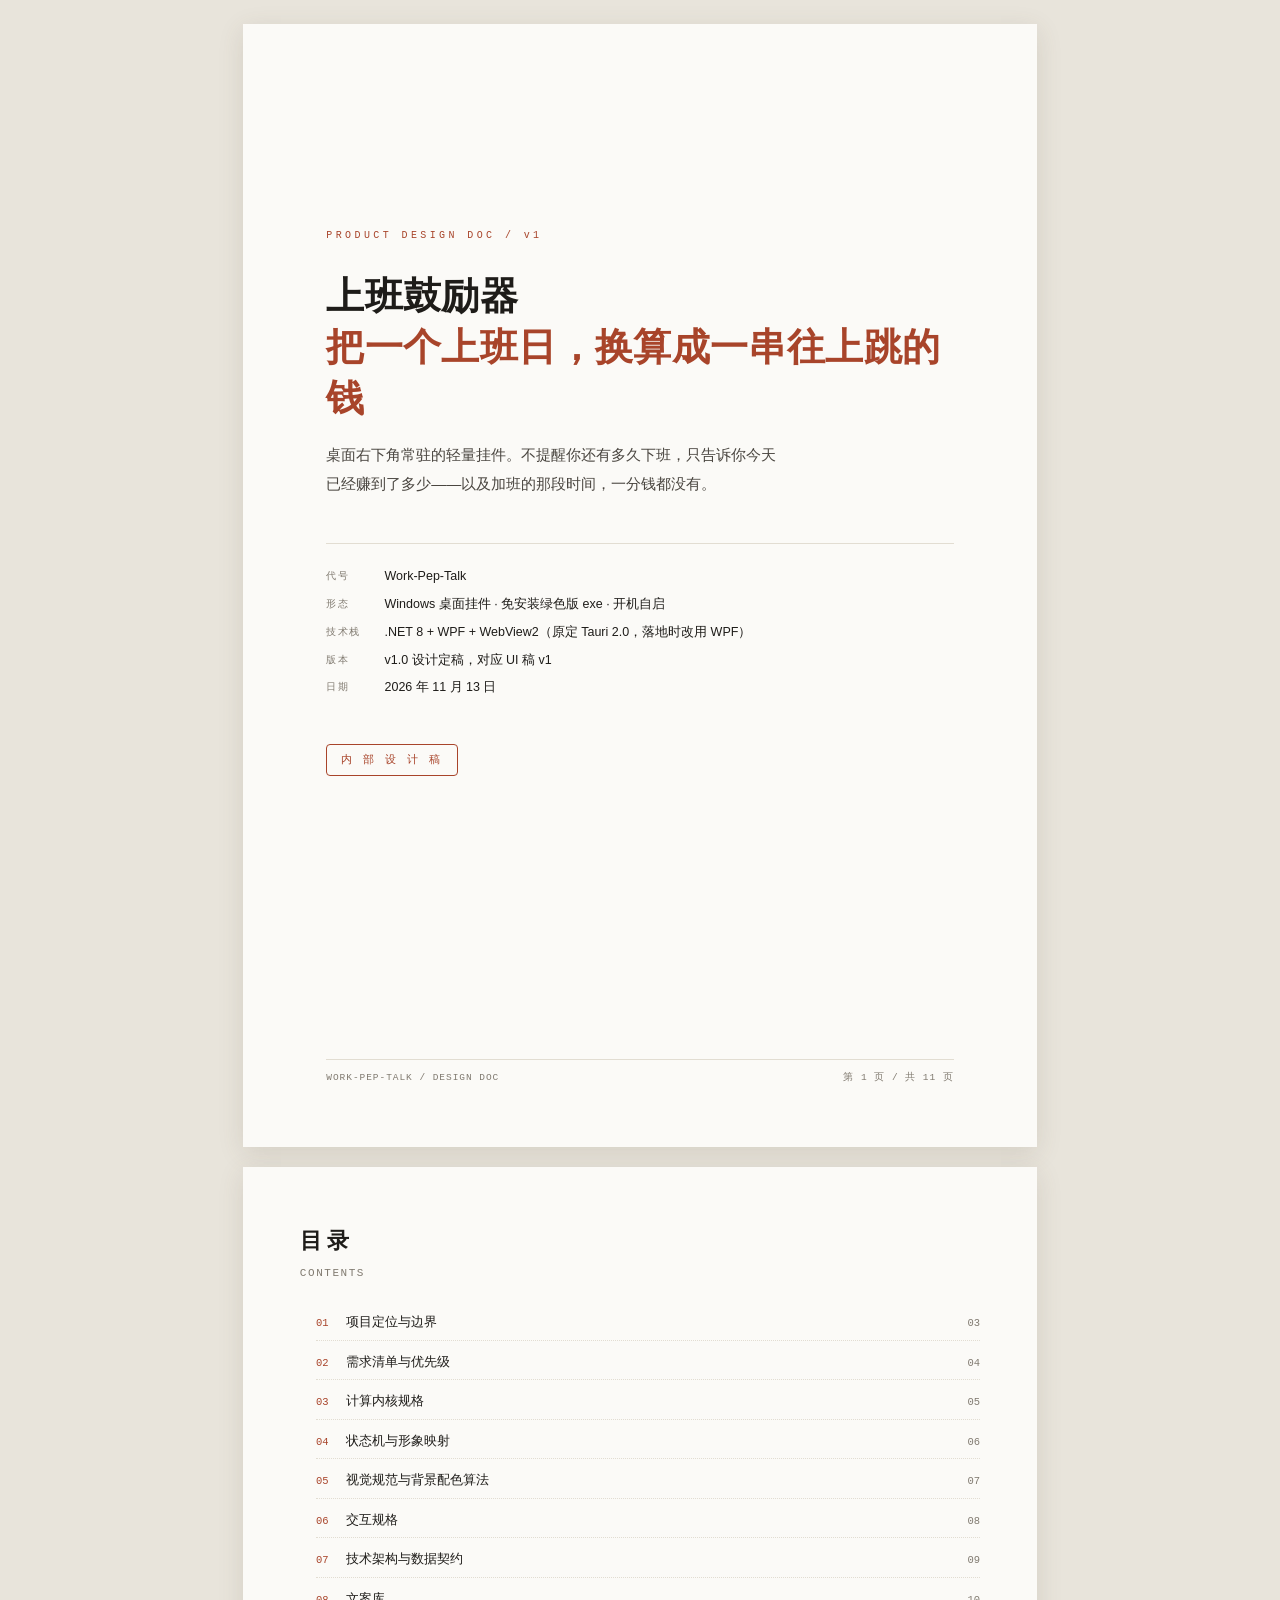
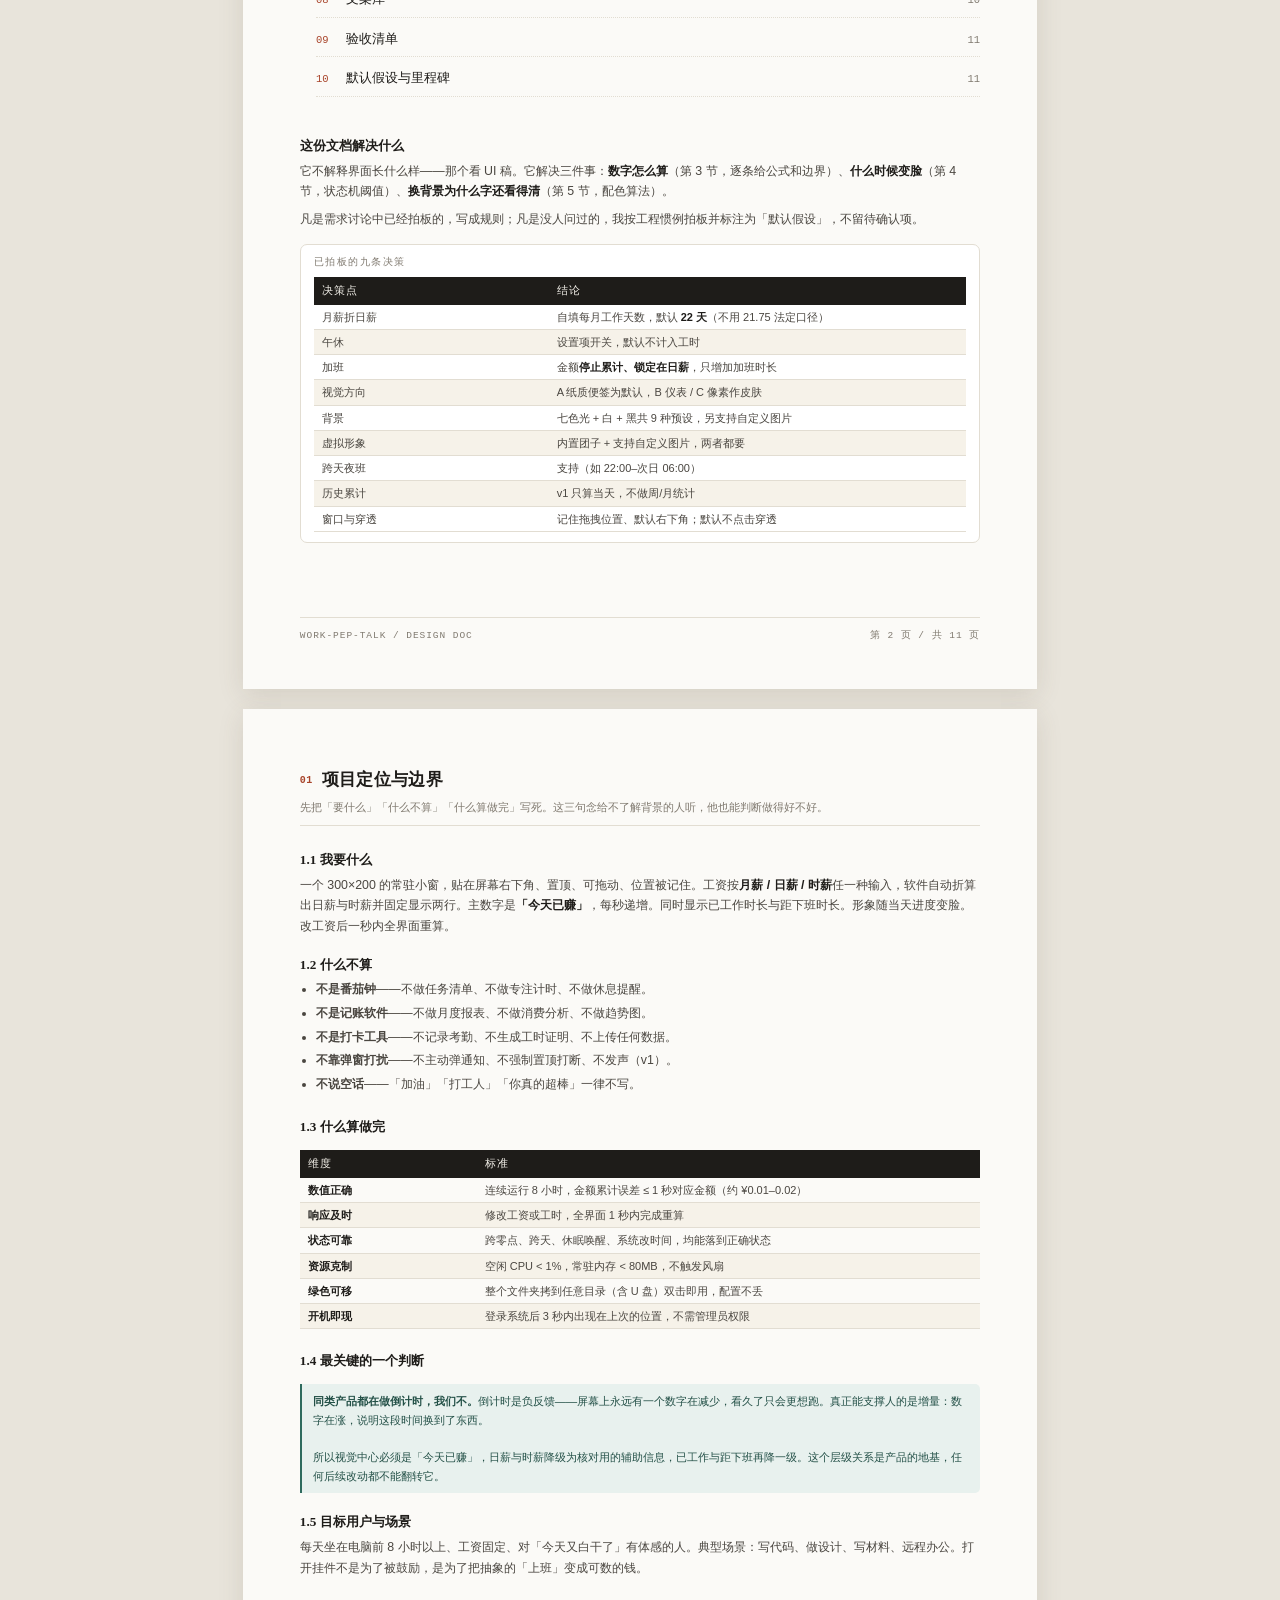
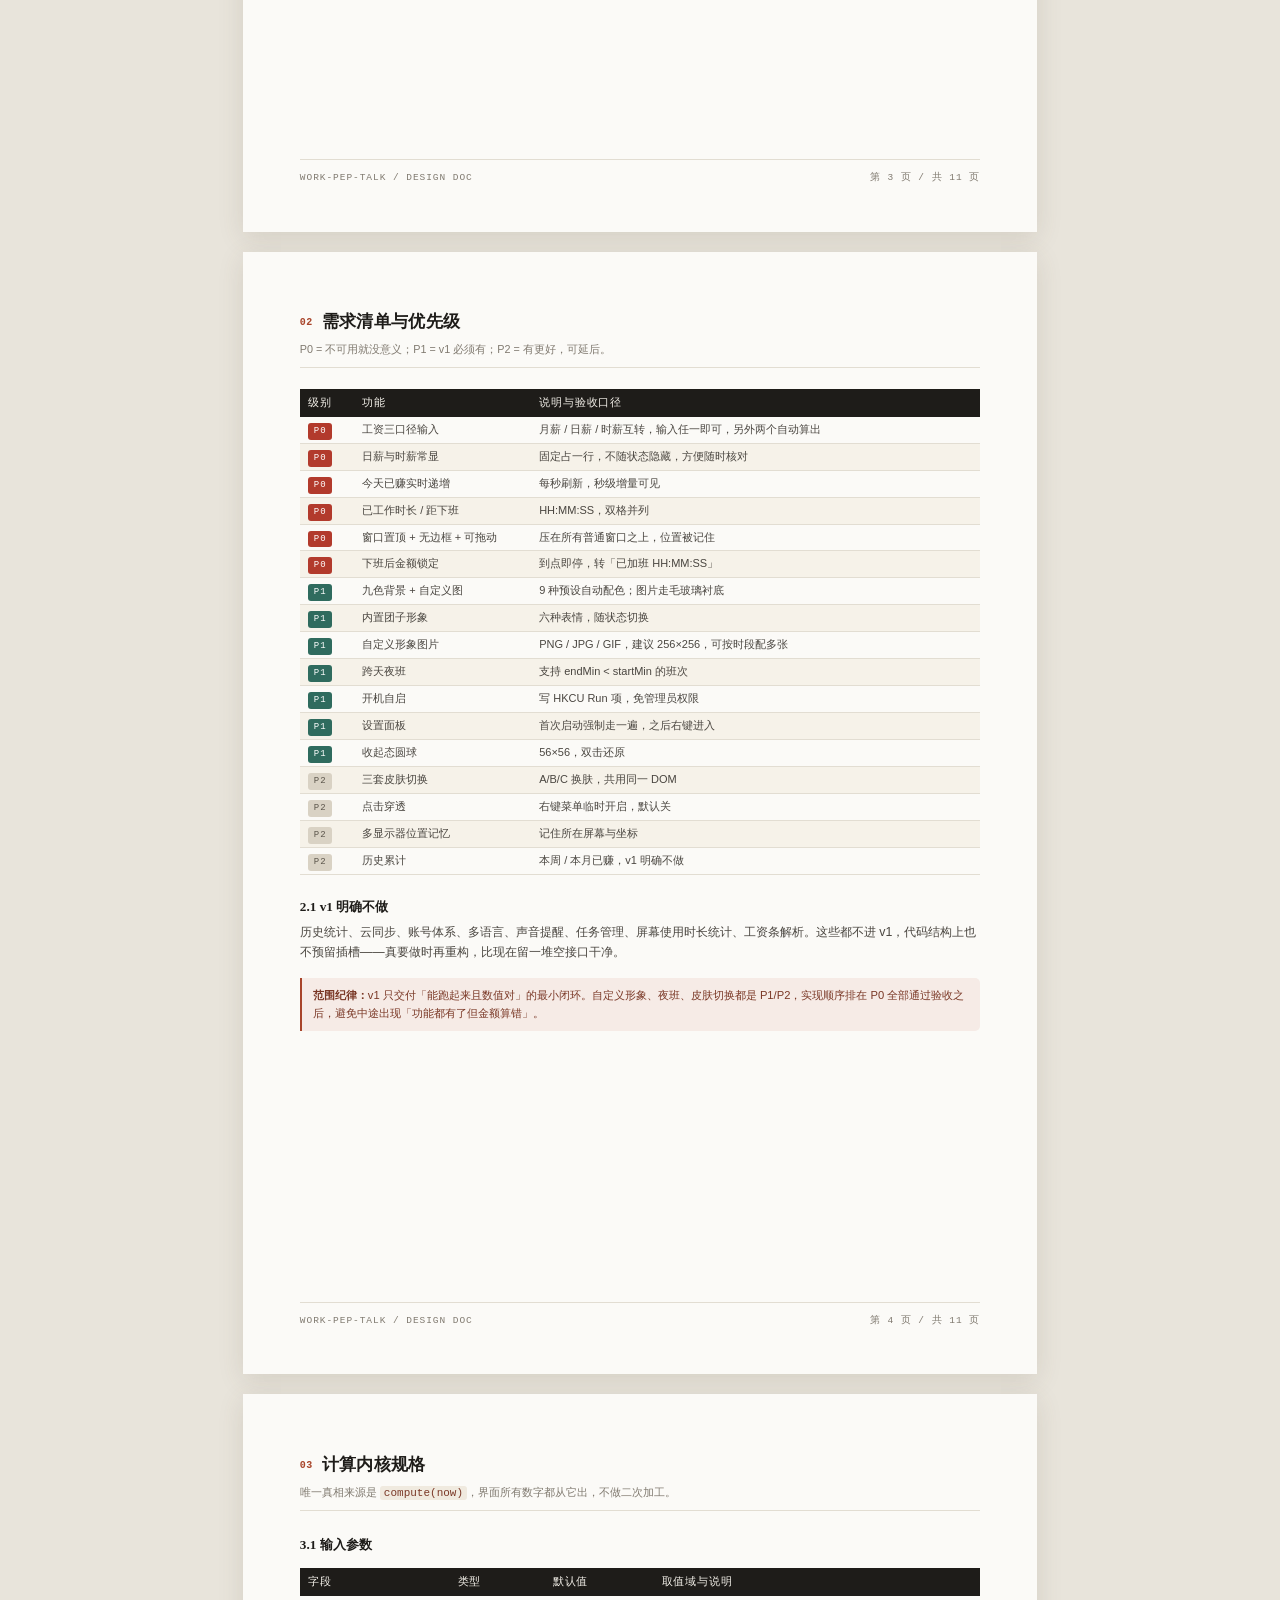
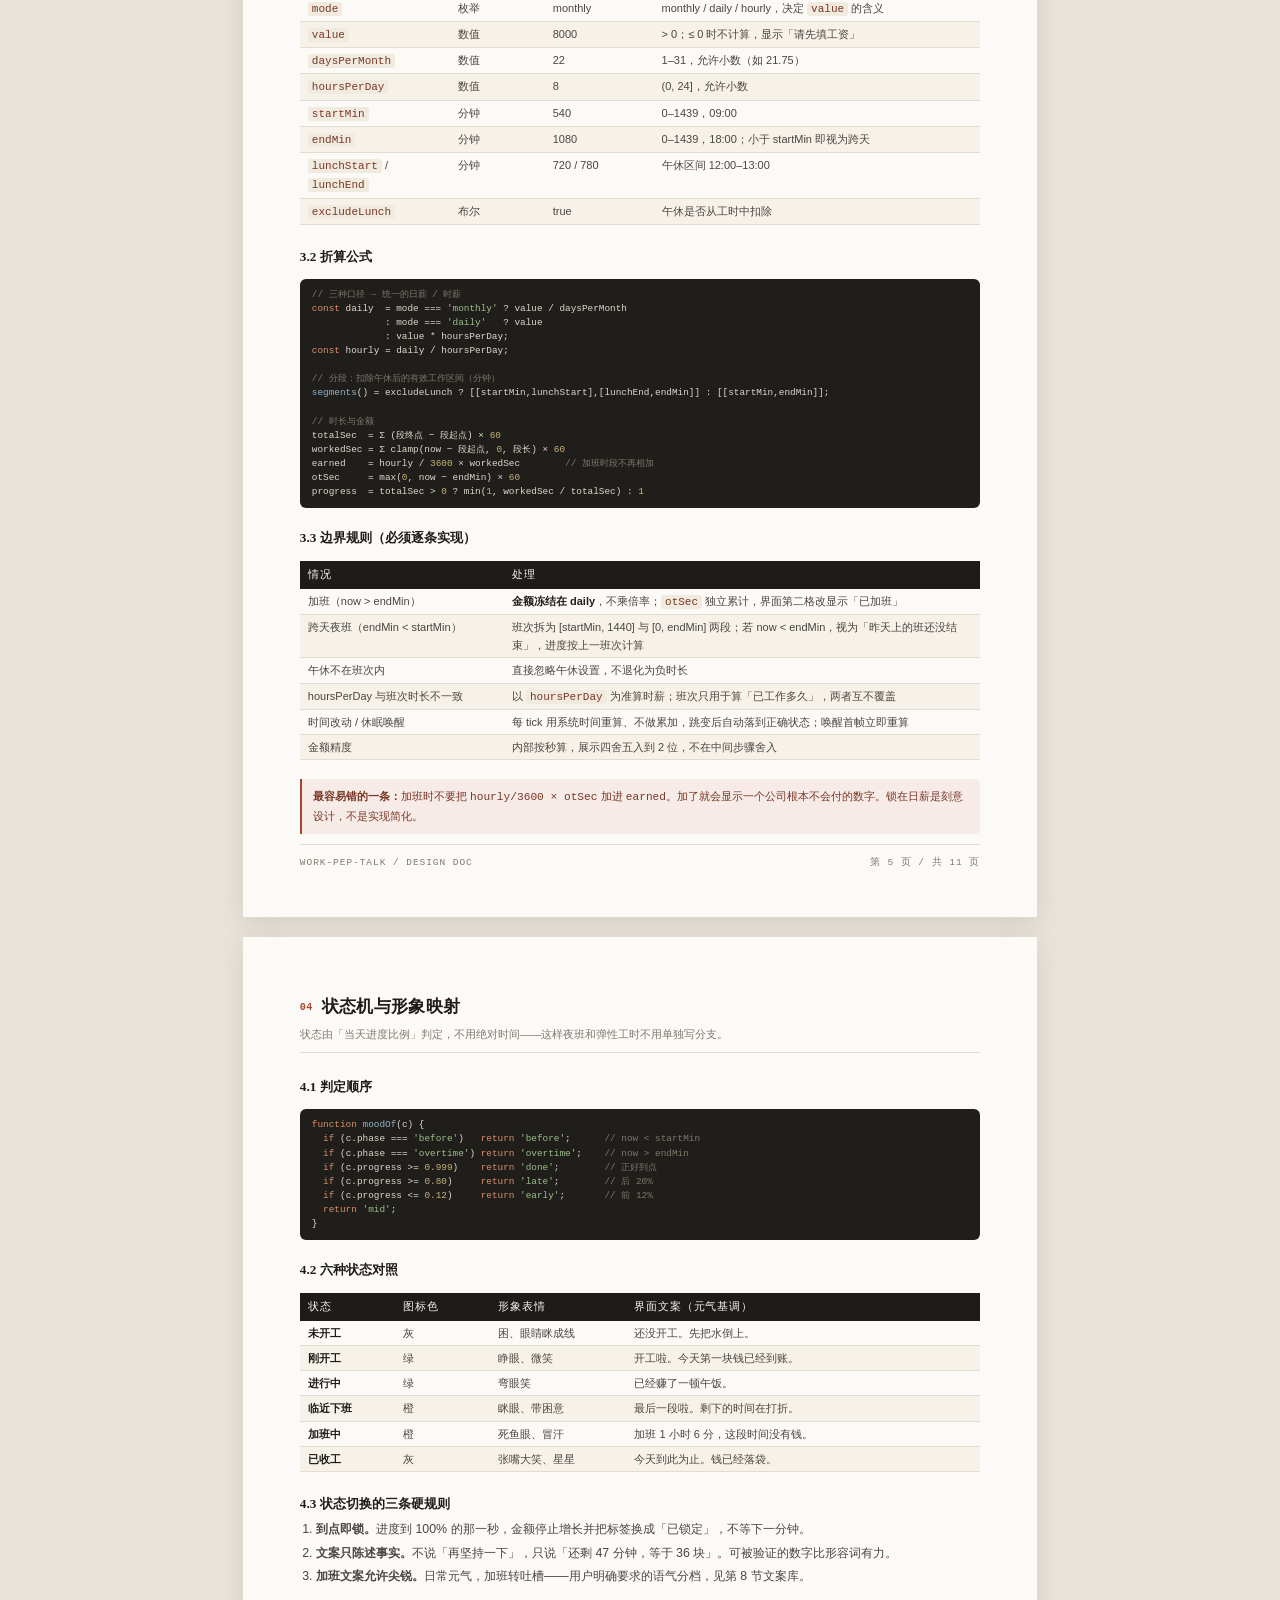
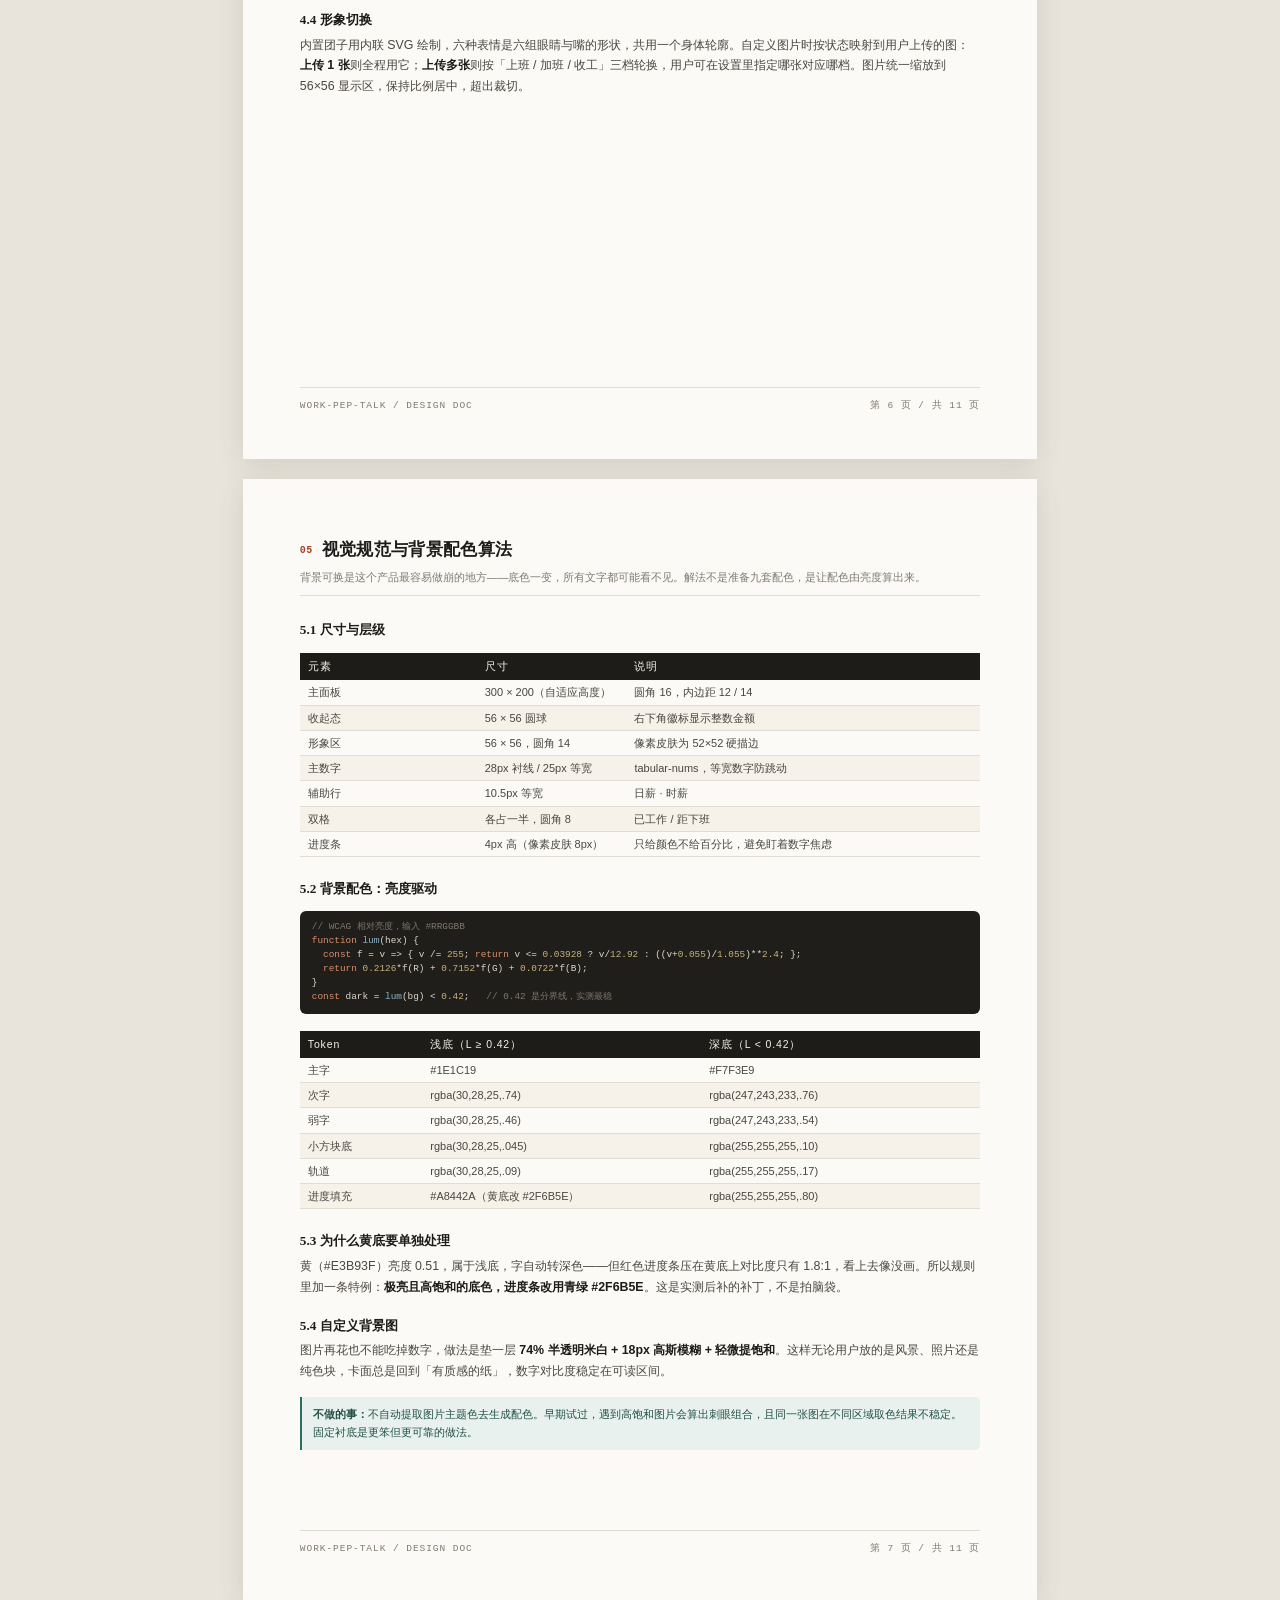
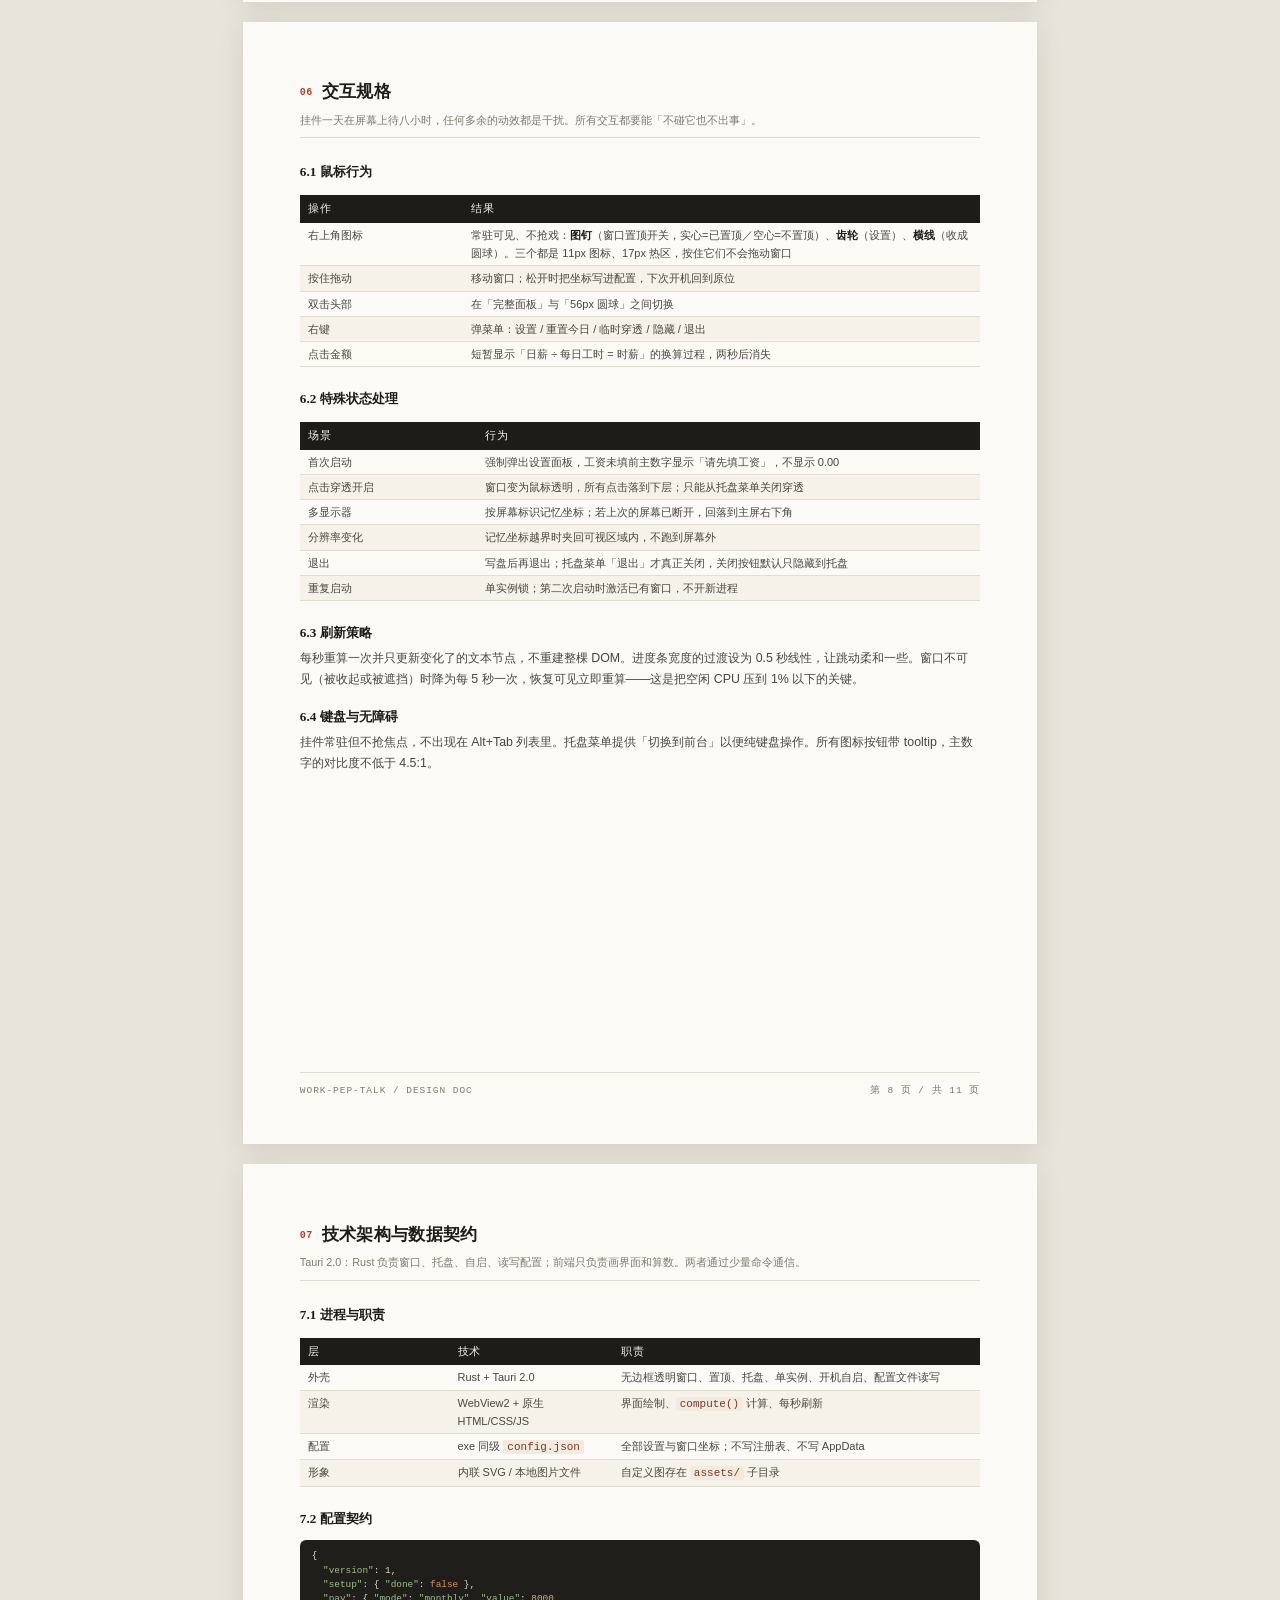
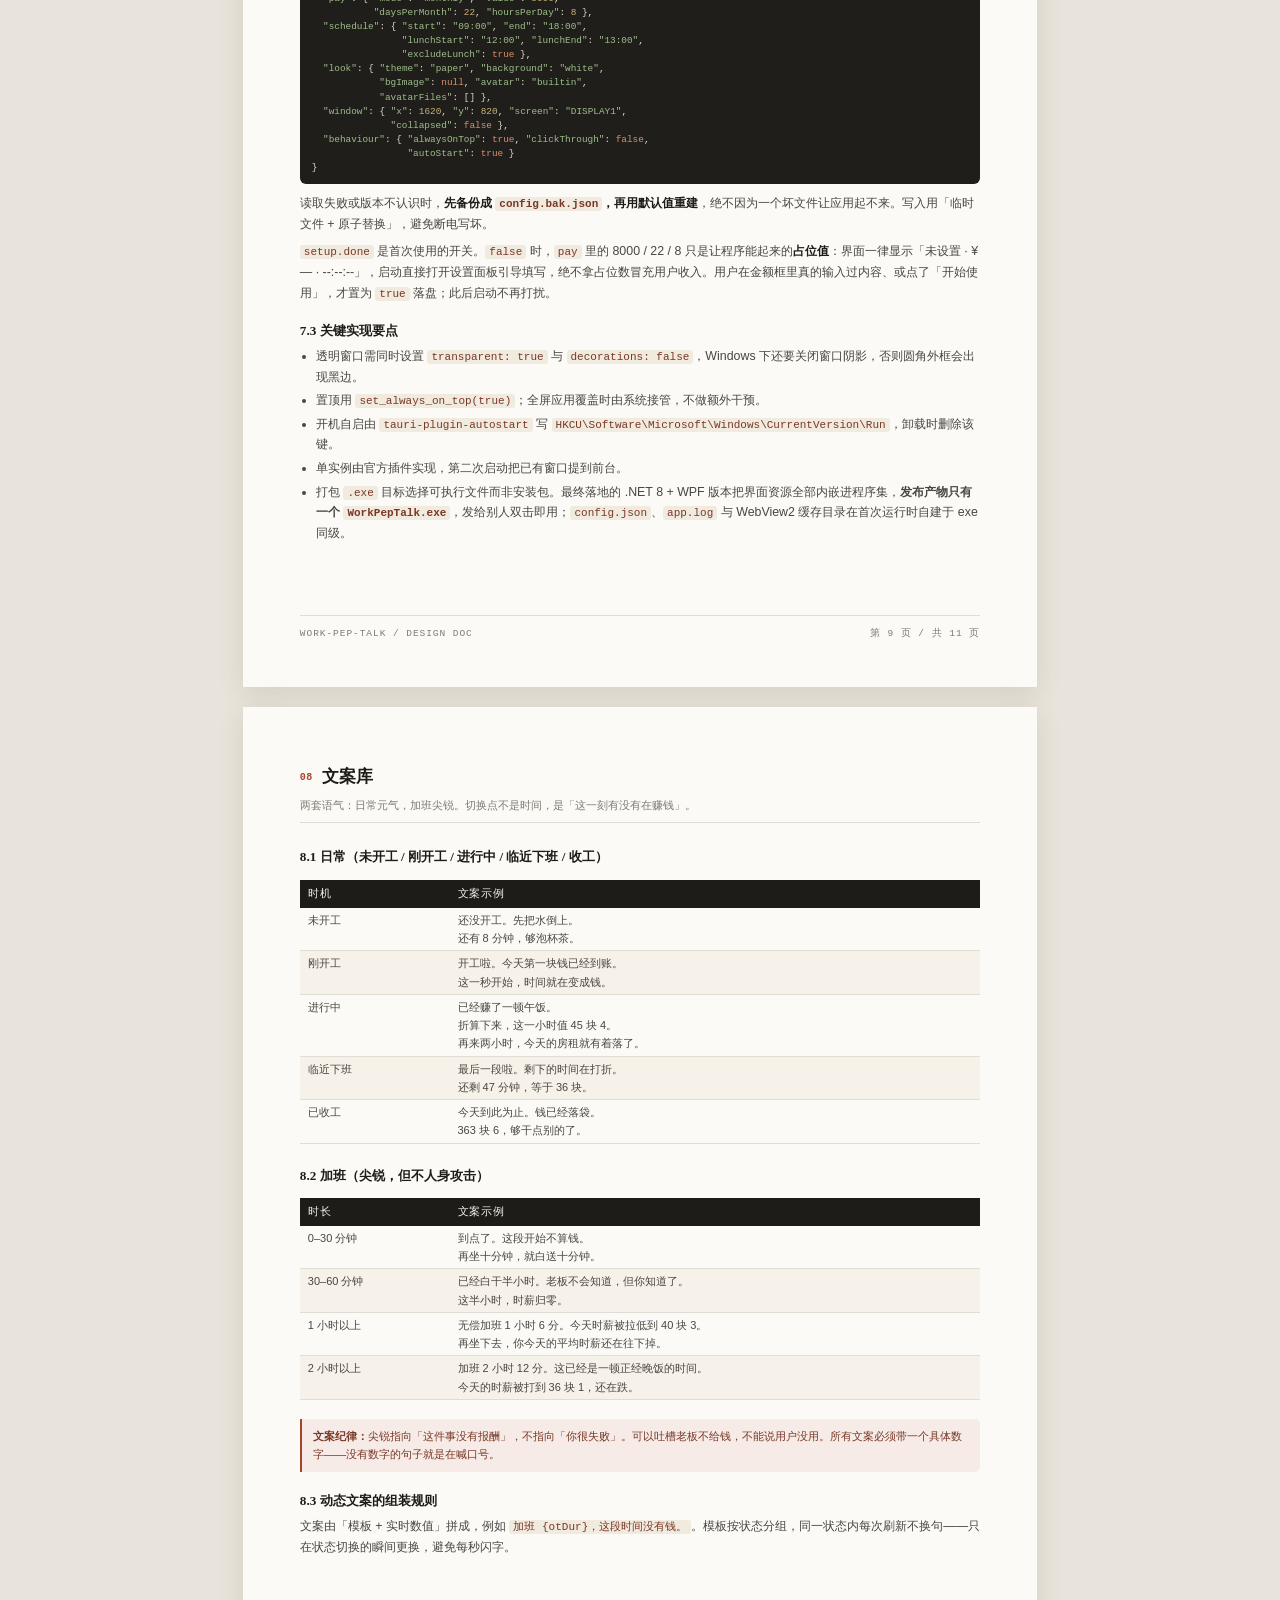
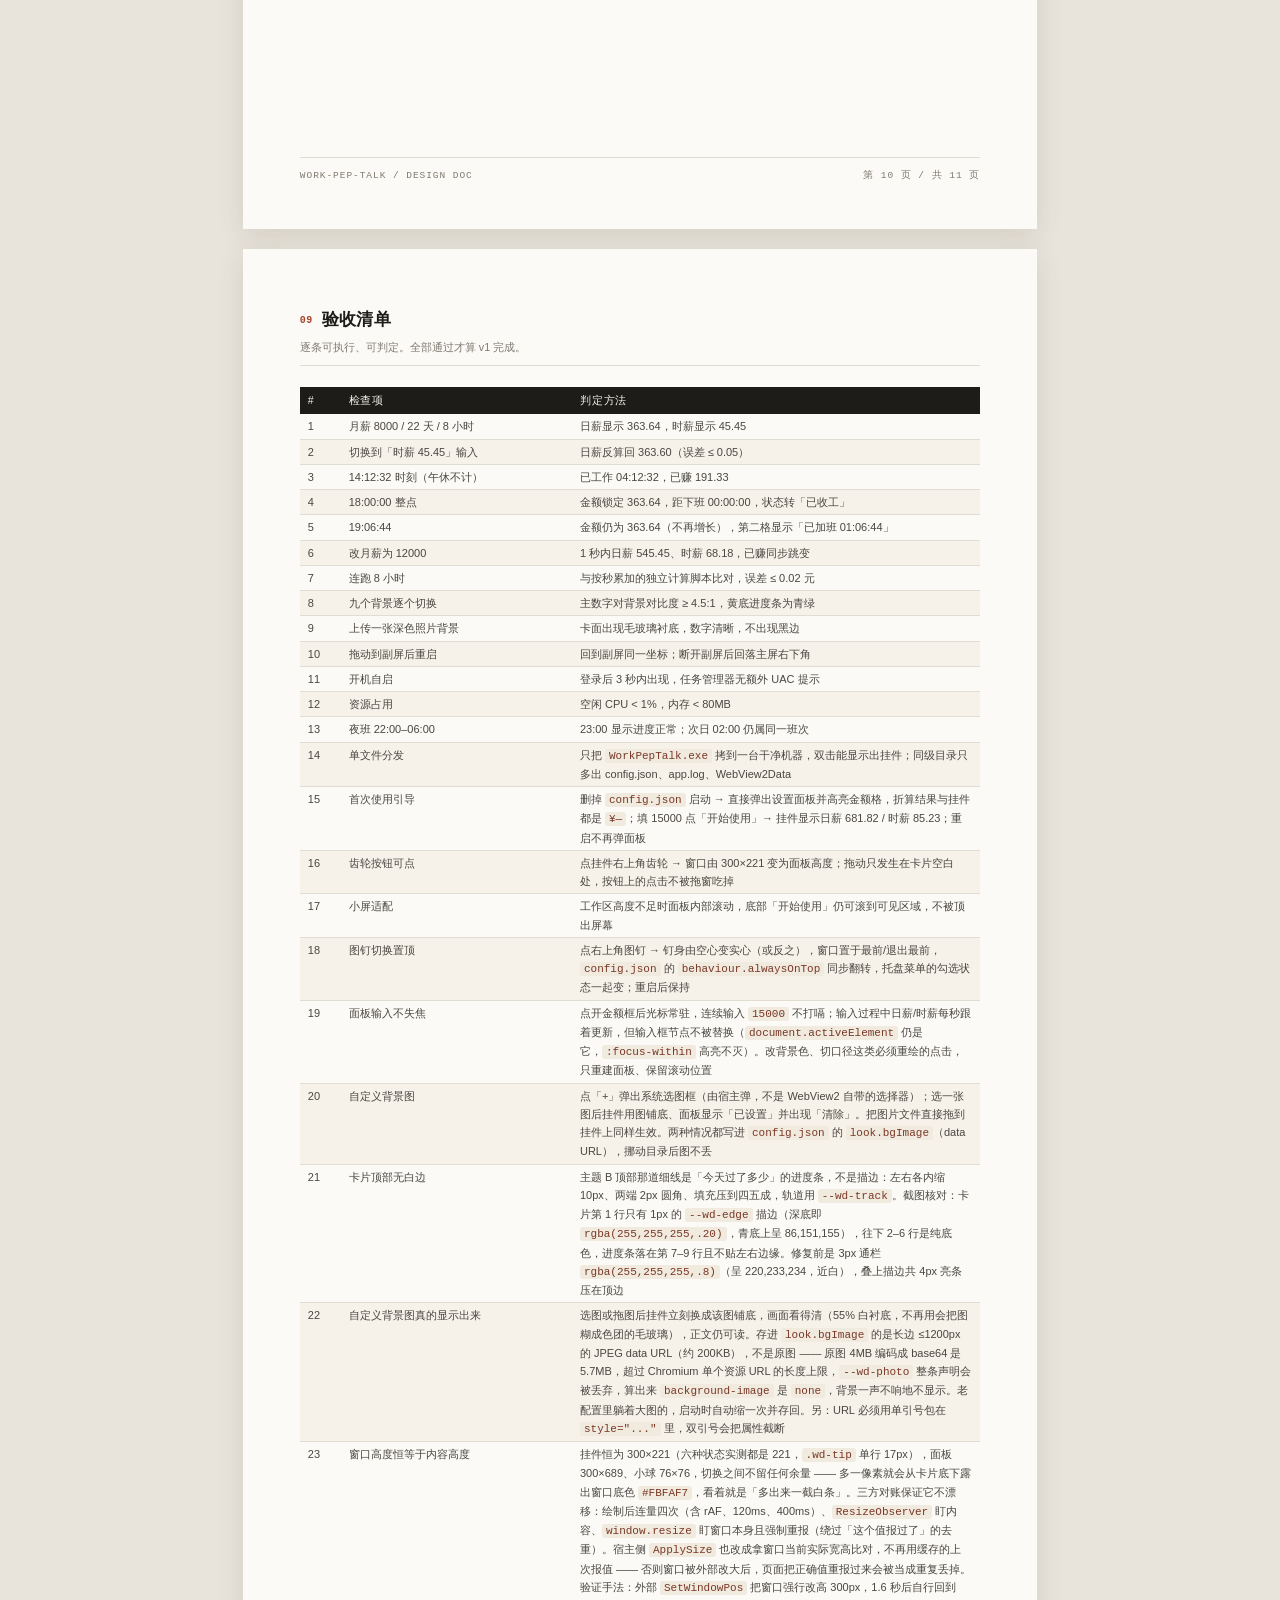
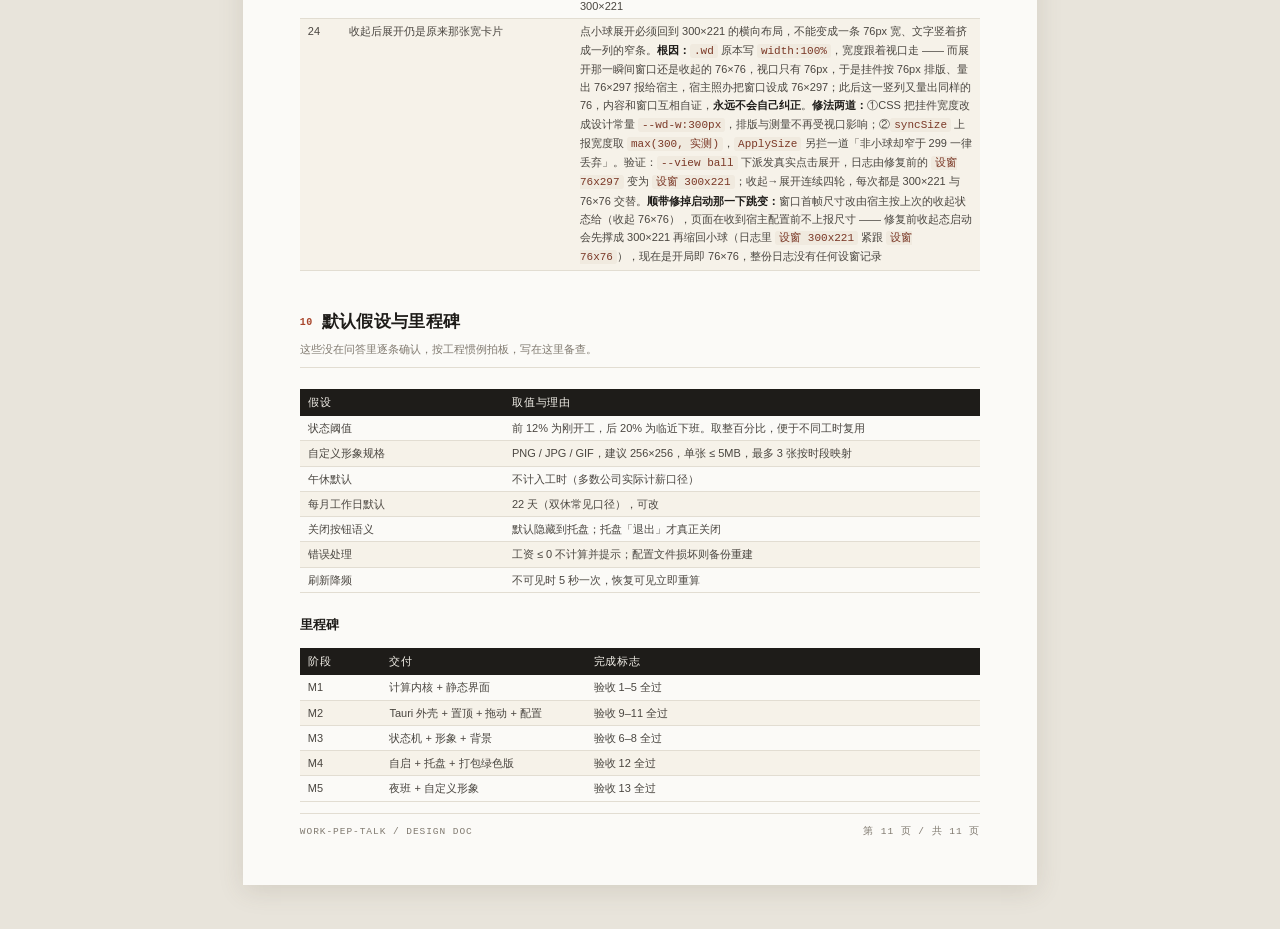
<file: 上班鼓励器-设计书-v1.html>
<!DOCTYPE html>
<html lang="zh-CN">
<head>
<meta charset="UTF-8">
<title>上班鼓励器 · 设计书 v1</title>
<style>
:root{
  --paper:#FBFAF7; --paper2:#F4F1EA; --ink:#1E1C19; --ink2:#4A4640; --ink3:#807A70;
  --line:#E2DDD2; --accent:#A8442A; --accent-soft:#F6EBE6; --teal:#2F6B5E; --teal-soft:#E8F1EE;
  --serif:Georgia,"Songti SC","SimSun",serif;
  --sans:"Microsoft YaHei","PingFang SC",-apple-system,sans-serif;
  --mono:Consolas,"SFMono-Regular",Menlo,monospace;
}
*{box-sizing:border-box;margin:0;padding:0}
body{background:#E8E4DB;color:var(--ink);font-family:var(--sans);font-size:12.4px;
  line-height:1.66;-webkit-font-smoothing:antialiased;padding:24px 0}
.page{width:210mm;min-height:297mm;background:var(--paper);margin:0 auto 20px;
  padding:15mm 15mm 12mm;position:relative;display:flex;flex-direction:column;
  box-shadow:0 6px 24px rgba(90,78,60,.14);page-break-after:always}
.page:last-child{page-break-after:auto}
.pfoot{margin-top:auto;padding-top:10px;border-top:1px solid var(--line);
  display:flex;justify-content:space-between;font-family:var(--mono);font-size:9.5px;
  color:var(--ink3);letter-spacing:.1em}

/* 封面 */
.cover{justify-content:flex-start;padding:54mm 22mm 16mm}
.cv-kicker{font-family:var(--mono);font-size:10px;letter-spacing:.34em;color:var(--accent);margin-bottom:26px}
.cover h1{font-family:var(--serif);font-size:38px;font-weight:600;line-height:1.34;letter-spacing:.01em}
.cover h1 em{font-style:normal;color:var(--accent)}
.cv-sub{margin-top:18px;font-size:15px;color:var(--ink2);max-width:30em;line-height:1.9}
.cv-rule{height:1px;background:var(--line);margin:38px 0 22px}
.cv-meta{display:grid;grid-template-columns:auto 1fr;gap:7px 24px;font-size:12.5px;color:var(--ink2)}
.cv-meta dt{font-family:var(--mono);font-size:10px;letter-spacing:.14em;color:var(--ink3);padding-top:3px}
.cv-meta dd{color:var(--ink)}
.cv-stamp{margin-top:46px;display:inline-flex;align-items:center;gap:10px;
  border:1.5px solid var(--accent);color:var(--accent);border-radius:4px;padding:6px 14px;
  font-family:var(--mono);font-size:11px;letter-spacing:.2em;align-self:flex-start}

/* 目录 */
.toc-h{font-family:var(--serif);font-size:22px;font-weight:600;margin-bottom:4px}
.toc-sub{font-size:11px;color:var(--ink3);font-family:var(--mono);letter-spacing:.14em;margin-bottom:22px}
.toc{list-style:none}
.toc li{display:flex;align-items:baseline;gap:8px;padding:7px 0;border-bottom:1px dotted var(--line);font-size:13px}
.toc .n{font-family:var(--mono);font-size:10.5px;color:var(--accent);width:22px;flex:none}
.toc .t{color:var(--ink)}
.toc .d{flex:1;border-bottom:1px dotted transparent}
.toc .p{font-family:var(--mono);font-size:10.5px;color:var(--ink3)}

/* 标题层级 */
h2{font-family:var(--serif);font-size:17px;font-weight:600;margin:0 0 5px;letter-spacing:.02em}
h2 .idx{font-family:var(--mono);font-size:10px;color:var(--accent);margin-right:9px;vertical-align:2px}
.lead{color:var(--ink3);font-size:10.8px;margin-bottom:13px;padding-bottom:8px;border-bottom:1px solid var(--line)}
h3{font-family:var(--serif);font-size:13.2px;font-weight:600;margin:10px 0 4px}
p{margin-bottom:7px;color:var(--ink2)}
p strong{color:var(--ink);font-weight:600}
ul,ol{margin:0 0 9px;padding-left:1.3em;color:var(--ink2)}
li{margin-bottom:3px}

/* 表格 */
table{width:100%;border-collapse:collapse;margin:8px 0 11px;font-size:11px}
th{background:var(--ink);color:#F4F1EA;font-weight:500;text-align:left;padding:5px 8px;
  font-size:10.5px;letter-spacing:.08em}
td{padding:3px 8px;border-bottom:1px solid var(--line);color:var(--ink2);vertical-align:top}
tbody tr:nth-child(even){background:#F6F2E9}
td b{color:var(--ink);font-weight:600}
td code,p code,li code{font-family:var(--mono);font-size:11px;background:#F0EADF;
  padding:1px 4px;border-radius:3px;color:#7A3826}

/* 代码 */
pre{background:#201E1B;color:#DED8CC;font-family:var(--mono);font-size:9.4px;line-height:1.5;
  padding:9px 12px;border-radius:6px;overflow-x:auto;margin:7px 0 9px}
pre .c{color:#7D766A}
pre .k{color:#D98E6A}
pre .s{color:#9DBE8A}
pre .n{color:#C9B27A}
pre .f{color:#8FB3C9}

/* 卡片 */
.box{background:#fff;border:1px solid var(--line);border-radius:7px;padding:10px 13px;margin:8px 0 11px}
.box .lbl{font-family:var(--mono);font-size:9.5px;letter-spacing:.16em;color:var(--ink3);margin-bottom:6px}
.two{display:grid;grid-template-columns:1fr 1fr;gap:10px}
.ok-box{background:var(--teal-soft);border-left:2px solid var(--teal);padding:8px 11px;
  border-radius:0 5px 5px 0;margin:8px 0;font-size:11.2px;color:#235047}
.warn-box{background:var(--accent-soft);border-left:2px solid var(--accent);padding:8px 11px;
  border-radius:0 5px 5px 0;margin:8px 0;font-size:11.2px;color:#7A3826}
.ok-box b,.warn-box b{font-weight:600}

.tag{display:inline-block;font-family:var(--mono);font-size:9px;letter-spacing:.1em;
  padding:1px 6px;border-radius:3px;background:var(--accent-soft);color:var(--accent);margin-right:4px}
.tag.p0{background:#B23A2C;color:#fff}
.tag.p1{background:var(--teal);color:#fff}
.tag.p2{background:#D9D2C4;color:#5C564C}

@media print{
  body{background:#fff;padding:0}
  .page{box-shadow:none;margin:0;width:auto;min-height:0;page-break-after:always;padding:16mm 14mm}
  @page{size:A4;margin:0}
}
</style>
</head>
<body>

<!-- ================= 封面 ================= -->
<section class="page cover">
  <div class="cv-kicker">PRODUCT DESIGN DOC / v1</div>
  <h1>上班鼓励器<br><em>把一个上班日，换算成一串往上跳的钱</em></h1>
  <p class="cv-sub">桌面右下角常驻的轻量挂件。不提醒你还有多久下班，只告诉你今天已经赚到了多少——以及加班的那段时间，一分钱都没有。</p>
  <div class="cv-rule"></div>
  <dl class="cv-meta">
    <dt>代号</dt><dd>Work-Pep-Talk</dd>
    <dt>形态</dt><dd>Windows 桌面挂件 · 免安装绿色版 exe · 开机自启</dd>
    <dt>技术栈</dt><dd>.NET 8 + WPF + WebView2（原定 Tauri 2.0，落地时改用 WPF）</dd>
    <dt>版本</dt><dd>v1.0 设计定稿，对应 UI 稿 v1</dd>
    <dt>日期</dt><dd>2026 年 11 月 13 日</dd>
  </dl>
  <div class="cv-stamp">内 部 设 计 稿</div>
  <div class="pfoot"><span>WORK-PEP-TALK / DESIGN DOC</span><span>第 1 页 / 共 11 页</span></div>
</section>

<!-- ================= 目录 ================= -->
<section class="page">
  <div class="toc-h">目 录</div>
  <div class="toc-sub">CONTENTS</div>
  <ul class="toc">
    <li><span class="n">01</span><span class="t">项目定位与边界</span><span class="d"></span><span class="p">03</span></li>
    <li><span class="n">02</span><span class="t">需求清单与优先级</span><span class="d"></span><span class="p">04</span></li>
    <li><span class="n">03</span><span class="t">计算内核规格</span><span class="d"></span><span class="p">05</span></li>
    <li><span class="n">04</span><span class="t">状态机与形象映射</span><span class="d"></span><span class="p">06</span></li>
    <li><span class="n">05</span><span class="t">视觉规范与背景配色算法</span><span class="d"></span><span class="p">07</span></li>
    <li><span class="n">06</span><span class="t">交互规格</span><span class="d"></span><span class="p">08</span></li>
    <li><span class="n">07</span><span class="t">技术架构与数据契约</span><span class="d"></span><span class="p">09</span></li>
    <li><span class="n">08</span><span class="t">文案库</span><span class="d"></span><span class="p">10</span></li>
    <li><span class="n">09</span><span class="t">验收清单</span><span class="d"></span><span class="p">11</span></li>
    <li><span class="n">10</span><span class="t">默认假设与里程碑</span><span class="d"></span><span class="p">11</span></li>
  </ul>

  <h3 style="margin-top:26px">这份文档解决什么</h3>
  <p>它不解释界面长什么样——那个看 UI 稿。它解决三件事：<strong>数字怎么算</strong>（第 3 节，逐条给公式和边界）、<strong>什么时候变脸</strong>（第 4 节，状态机阈值）、<strong>换背景为什么字还看得清</strong>（第 5 节，配色算法）。</p>
  <p>凡是需求讨论中已经拍板的，写成规则；凡是没人问过的，我按工程惯例拍板并标注为「默认假设」，不留待确认项。</p>

  <div class="box">
    <div class="lbl">已拍板的九条决策</div>
    <table style="margin:0">
      <thead><tr><th style="width:36%">决策点</th><th>结论</th></tr></thead>
      <tbody>
        <tr><td>月薪折日薪</td><td>自填每月工作天数，默认 <b>22 天</b>（不用 21.75 法定口径）</td></tr>
        <tr><td>午休</td><td>设置项开关，默认不计入工时</td></tr>
        <tr><td>加班</td><td>金额<b>停止累计、锁定在日薪</b>，只增加加班时长</td></tr>
        <tr><td>视觉方向</td><td>A 纸质便签为默认，B 仪表 / C 像素作皮肤</td></tr>
        <tr><td>背景</td><td>七色光 + 白 + 黑共 9 种预设，另支持自定义图片</td></tr>
        <tr><td>虚拟形象</td><td>内置团子 + 支持自定义图片，两者都要</td></tr>
        <tr><td>跨天夜班</td><td>支持（如 22:00–次日 06:00）</td></tr>
        <tr><td>历史累计</td><td>v1 只算当天，不做周/月统计</td></tr>
        <tr><td>窗口与穿透</td><td>记住拖拽位置、默认右下角；默认不点击穿透</td></tr>
      </tbody>
    </table>
  </div>
  <div class="pfoot"><span>WORK-PEP-TALK / DESIGN DOC</span><span>第 2 页 / 共 11 页</span></div>
</section>

<!-- ================= 01 定位 ================= -->
<section class="page">
  <h2><span class="idx">01</span>项目定位与边界</h2>
  <p class="lead">先把「要什么」「什么不算」「什么算做完」写死。这三句念给不了解背景的人听，他也能判断做得好不好。</p>

  <h3>1.1 我要什么</h3>
  <p>一个 300×200 的常驻小窗，贴在屏幕右下角、置顶、可拖动、位置被记住。工资按<strong>月薪 / 日薪 / 时薪</strong>任一种输入，软件自动折算出日薪与时薪并固定显示两行。主数字是<strong>「今天已赚」</strong>，每秒递增。同时显示已工作时长与距下班时长。形象随当天进度变脸。改工资后一秒内全界面重算。</p>

  <h3>1.2 什么不算</h3>
  <ul>
    <li><strong>不是番茄钟</strong>——不做任务清单、不做专注计时、不做休息提醒。</li>
    <li><strong>不是记账软件</strong>——不做月度报表、不做消费分析、不做趋势图。</li>
    <li><strong>不是打卡工具</strong>——不记录考勤、不生成工时证明、不上传任何数据。</li>
    <li><strong>不靠弹窗打扰</strong>——不主动弹通知、不强制置顶打断、不发声（v1）。</li>
    <li><strong>不说空话</strong>——「加油」「打工人」「你真的超棒」一律不写。</li>
  </ul>

  <h3>1.3 什么算做完</h3>
  <table>
    <thead><tr><th style="width:26%">维度</th><th>标准</th></tr></thead>
    <tbody>
      <tr><td><b>数值正确</b></td><td>连续运行 8 小时，金额累计误差 ≤ 1 秒对应金额（约 ¥0.01–0.02）</td></tr>
      <tr><td><b>响应及时</b></td><td>修改工资或工时，全界面 1 秒内完成重算</td></tr>
      <tr><td><b>状态可靠</b></td><td>跨零点、跨天、休眠唤醒、系统改时间，均能落到正确状态</td></tr>
      <tr><td><b>资源克制</b></td><td>空闲 CPU &lt; 1%，常驻内存 &lt; 80MB，不触发风扇</td></tr>
      <tr><td><b>绿色可移</b></td><td>整个文件夹拷到任意目录（含 U 盘）双击即用，配置不丢</td></tr>
      <tr><td><b>开机即现</b></td><td>登录系统后 3 秒内出现在上次的位置，不需管理员权限</td></tr>
    </tbody>
  </table>

  <h3>1.4 最关键的一个判断</h3>
  <div class="ok-box">
    <b>同类产品都在做倒计时，我们不。</b>倒计时是负反馈——屏幕上永远有一个数字在减少，看久了只会更想跑。真正能支撑人的是增量：数字在涨，说明这段时间换到了东西。<br><br>
    所以视觉中心必须是「今天已赚」，日薪与时薪降级为核对用的辅助信息，已工作与距下班再降一级。这个层级关系是产品的地基，任何后续改动都不能翻转它。
  </div>

  <h3>1.5 目标用户与场景</h3>
  <p>每天坐在电脑前 8 小时以上、工资固定、对「今天又白干了」有体感的人。典型场景：写代码、做设计、写材料、远程办公。打开挂件不是为了被鼓励，是为了把抽象的「上班」变成可数的钱。</p>
  <div class="pfoot"><span>WORK-PEP-TALK / DESIGN DOC</span><span>第 3 页 / 共 11 页</span></div>
</section>

<!-- ================= 02 需求 ================= -->
<section class="page">
  <h2><span class="idx">02</span>需求清单与优先级</h2>
  <p class="lead">P0 = 不可用就没意义；P1 = v1 必须有；P2 = 有更好，可延后。</p>

  <table>
    <thead><tr><th style="width:8%">级别</th><th style="width:26%">功能</th><th>说明与验收口径</th></tr></thead>
    <tbody>
      <tr><td><span class="tag p0">P0</span></td><td>工资三口径输入</td><td>月薪 / 日薪 / 时薪互转，输入任一即可，另外两个自动算出</td></tr>
      <tr><td><span class="tag p0">P0</span></td><td>日薪与时薪常显</td><td>固定占一行，不随状态隐藏，方便随时核对</td></tr>
      <tr><td><span class="tag p0">P0</span></td><td>今天已赚实时递增</td><td>每秒刷新，秒级增量可见</td></tr>
      <tr><td><span class="tag p0">P0</span></td><td>已工作时长 / 距下班</td><td>HH:MM:SS，双格并列</td></tr>
      <tr><td><span class="tag p0">P0</span></td><td>窗口置顶 + 无边框 + 可拖动</td><td>压在所有普通窗口之上，位置被记住</td></tr>
      <tr><td><span class="tag p0">P0</span></td><td>下班后金额锁定</td><td>到点即停，转「已加班 HH:MM:SS」</td></tr>
      <tr><td><span class="tag p1">P1</span></td><td>九色背景 + 自定义图</td><td>9 种预设自动配色；图片走毛玻璃衬底</td></tr>
      <tr><td><span class="tag p1">P1</span></td><td>内置团子形象</td><td>六种表情，随状态切换</td></tr>
      <tr><td><span class="tag p1">P1</span></td><td>自定义形象图片</td><td>PNG / JPG / GIF，建议 256×256，可按时段配多张</td></tr>
      <tr><td><span class="tag p1">P1</span></td><td>跨天夜班</td><td>支持 endMin &lt; startMin 的班次</td></tr>
      <tr><td><span class="tag p1">P1</span></td><td>开机自启</td><td>写 HKCU Run 项，免管理员权限</td></tr>
      <tr><td><span class="tag p1">P1</span></td><td>设置面板</td><td>首次启动强制走一遍，之后右键进入</td></tr>
      <tr><td><span class="tag p1">P1</span></td><td>收起态圆球</td><td>56×56，双击还原</td></tr>
      <tr><td><span class="tag p2">P2</span></td><td>三套皮肤切换</td><td>A/B/C 换肤，共用同一 DOM</td></tr>
      <tr><td><span class="tag p2">P2</span></td><td>点击穿透</td><td>右键菜单临时开启，默认关</td></tr>
      <tr><td><span class="tag p2">P2</span></td><td>多显示器位置记忆</td><td>记住所在屏幕与坐标</td></tr>
      <tr><td><span class="tag p2">P2</span></td><td>历史累计</td><td>本周 / 本月已赚，v1 明确不做</td></tr>
    </tbody>
  </table>

  <h3>2.1 v1 明确不做</h3>
  <p>历史统计、云同步、账号体系、多语言、声音提醒、任务管理、屏幕使用时长统计、工资条解析。这些都不进 v1，代码结构上也不预留插槽——真要做时再重构，比现在留一堆空接口干净。</p>

  <div class="warn-box">
    <b>范围纪律：</b>v1 只交付「能跑起来且数值对」的最小闭环。自定义形象、夜班、皮肤切换都是 P1/P2，实现顺序排在 P0 全部通过验收之后，避免中途出现「功能都有了但金额算错」。
  </div>
  <div class="pfoot"><span>WORK-PEP-TALK / DESIGN DOC</span><span>第 4 页 / 共 11 页</span></div>
</section>

<!-- ================= 03 计算内核 ================= -->
<section class="page">
  <h2><span class="idx">03</span>计算内核规格</h2>
  <p class="lead">唯一真相来源是 <code>compute(now)</code>，界面所有数字都从它出，不做二次加工。</p>

  <h3>3.1 输入参数</h3>
  <table>
    <thead><tr><th style="width:22%">字段</th><th style="width:14%">类型</th><th style="width:16%">默认值</th><th>取值域与说明</th></tr></thead>
    <tbody>
      <tr><td><code>mode</code></td><td>枚举</td><td>monthly</td><td>monthly / daily / hourly，决定 <code>value</code> 的含义</td></tr>
      <tr><td><code>value</code></td><td>数值</td><td>8000</td><td>&gt; 0；≤ 0 时不计算，显示「请先填工资」</td></tr>
      <tr><td><code>daysPerMonth</code></td><td>数值</td><td>22</td><td>1–31，允许小数（如 21.75）</td></tr>
      <tr><td><code>hoursPerDay</code></td><td>数值</td><td>8</td><td>(0, 24]，允许小数</td></tr>
      <tr><td><code>startMin</code></td><td>分钟</td><td>540</td><td>0–1439，09:00</td></tr>
      <tr><td><code>endMin</code></td><td>分钟</td><td>1080</td><td>0–1439，18:00；小于 startMin 即视为跨天</td></tr>
      <tr><td><code>lunchStart</code> / <code>lunchEnd</code></td><td>分钟</td><td>720 / 780</td><td>午休区间 12:00–13:00</td></tr>
      <tr><td><code>excludeLunch</code></td><td>布尔</td><td>true</td><td>午休是否从工时中扣除</td></tr>
    </tbody>
  </table>

  <h3>3.2 折算公式</h3>
<pre><span class="c">// 三种口径 → 统一的日薪 / 时薪</span>
<span class="k">const</span> daily  = mode === <span class="s">'monthly'</span> ? value / daysPerMonth
             : mode === <span class="s">'daily'</span>   ? value
             : value * hoursPerDay;
<span class="k">const</span> hourly = daily / hoursPerDay;

<span class="c">// 分段：扣除午休后的有效工作区间（分钟）</span>
<span class="f">segments</span>() = excludeLunch ? [[startMin,lunchStart],[lunchEnd,endMin]] : [[startMin,endMin]];

<span class="c">// 时长与金额</span>
totalSec  = Σ (段终点 − 段起点) × <span class="n">60</span>
workedSec = Σ clamp(now − 段起点, <span class="n">0</span>, 段长) × <span class="n">60</span>
earned    = hourly / <span class="n">3600</span> × workedSec        <span class="c">// 加班时段不再相加</span>
otSec     = max(<span class="n">0</span>, now − endMin) × <span class="n">60</span>
progress  = totalSec &gt; <span class="n">0</span> ? min(<span class="n">1</span>, workedSec / totalSec) : <span class="n">1</span></pre>

  <h3>3.3 边界规则（必须逐条实现）</h3>
  <table>
    <thead><tr><th style="width:30%">情况</th><th>处理</th></tr></thead>
    <tbody>
      <tr><td>加班（now &gt; endMin）</td><td><b>金额冻结在 daily</b>，不乘倍率；<code>otSec</code> 独立累计，界面第二格改显示「已加班」</td></tr>
      <tr><td>跨天夜班（endMin &lt; startMin）</td><td>班次拆为 [startMin, 1440] 与 [0, endMin] 两段；若 now &lt; endMin，视为「昨天上的班还没结束」，进度按上一班次计算</td></tr>
      <tr><td>午休不在班次内</td><td>直接忽略午休设置，不退化为负时长</td></tr>
      <tr><td>hoursPerDay 与班次时长不一致</td><td>以 <code>hoursPerDay</code> 为准算时薪；班次只用于算「已工作多久」，两者互不覆盖</td></tr>
      <tr><td>时间改动 / 休眠唤醒</td><td>每 tick 用系统时间重算、不做累加，跳变后自动落到正确状态；唤醒首帧立即重算</td></tr>
      <tr><td>金额精度</td><td>内部按秒算，展示四舍五入到 2 位，不在中间步骤舍入</td></tr>
    </tbody>
  </table>

  <div class="warn-box">
    <b>最容易错的一条：</b>加班时不要把 <code>hourly/3600 × otSec</code> 加进 <code>earned</code>。加了就会显示一个公司根本不会付的数字。锁在日薪是刻意设计，不是实现简化。
  </div>
  <div class="pfoot"><span>WORK-PEP-TALK / DESIGN DOC</span><span>第 5 页 / 共 11 页</span></div>
</section>

<!-- ================= 04 状态机 ================= -->
<section class="page">
  <h2><span class="idx">04</span>状态机与形象映射</h2>
  <p class="lead">状态由「当天进度比例」判定，不用绝对时间——这样夜班和弹性工时不用单独写分支。</p>

  <h3>4.1 判定顺序</h3>
<pre><span class="k">function</span> <span class="f">moodOf</span>(c) {
  <span class="k">if</span> (c.phase === <span class="s">'before'</span>)   <span class="k">return</span> <span class="s">'before'</span>;      <span class="c">// now &lt; startMin</span>
  <span class="k">if</span> (c.phase === <span class="s">'overtime'</span>) <span class="k">return</span> <span class="s">'overtime'</span>;    <span class="c">// now &gt; endMin</span>
  <span class="k">if</span> (c.progress &gt;= <span class="n">0.999</span>)    <span class="k">return</span> <span class="s">'done'</span>;        <span class="c">// 正好到点</span>
  <span class="k">if</span> (c.progress &gt;= <span class="n">0.80</span>)     <span class="k">return</span> <span class="s">'late'</span>;        <span class="c">// 后 20%</span>
  <span class="k">if</span> (c.progress &lt;= <span class="n">0.12</span>)     <span class="k">return</span> <span class="s">'early'</span>;       <span class="c">// 前 12%</span>
  <span class="k">return</span> <span class="s">'mid'</span>;
}</pre>

  <h3>4.2 六种状态对照</h3>
  <table>
    <thead><tr><th style="width:14%">状态</th><th style="width:14%">图标色</th><th style="width:20%">形象表情</th><th>界面文案（元气基调）</th></tr></thead>
    <tbody>
      <tr><td><b>未开工</b></td><td>灰</td><td>困、眼睛眯成线</td><td>还没开工。先把水倒上。</td></tr>
      <tr><td><b>刚开工</b></td><td>绿</td><td>睁眼、微笑</td><td>开工啦。今天第一块钱已经到账。</td></tr>
      <tr><td><b>进行中</b></td><td>绿</td><td>弯眼笑</td><td>已经赚了一顿午饭。</td></tr>
      <tr><td><b>临近下班</b></td><td>橙</td><td>眯眼、带困意</td><td>最后一段啦。剩下的时间在打折。</td></tr>
      <tr><td><b>加班中</b></td><td>橙</td><td>死鱼眼、冒汗</td><td>加班 1 小时 6 分，这段时间没有钱。</td></tr>
      <tr><td><b>已收工</b></td><td>灰</td><td>张嘴大笑、星星</td><td>今天到此为止。钱已经落袋。</td></tr>
    </tbody>
  </table>

  <h3>4.3 状态切换的三条硬规则</h3>
  <ol>
    <li><strong>到点即锁。</strong>进度到 100% 的那一秒，金额停止增长并把标签换成「已锁定」，不等下一分钟。</li>
    <li><strong>文案只陈述事实。</strong>不说「再坚持一下」，只说「还剩 47 分钟，等于 36 块」。可被验证的数字比形容词有力。</li>
    <li><strong>加班文案允许尖锐。</strong>日常元气，加班转吐槽——用户明确要求的语气分档，见第 8 节文案库。</li>
  </ol>

  <h3>4.4 形象切换</h3>
  <p>内置团子用内联 SVG 绘制，六种表情是六组眼睛与嘴的形状，共用一个身体轮廓。自定义图片时按状态映射到用户上传的图：<strong>上传 1 张</strong>则全程用它；<strong>上传多张</strong>则按「上班 / 加班 / 收工」三档轮换，用户可在设置里指定哪张对应哪档。图片统一缩放到 56×56 显示区，保持比例居中，超出裁切。</p>
  <div class="pfoot"><span>WORK-PEP-TALK / DESIGN DOC</span><span>第 6 页 / 共 11 页</span></div>
</section>

<!-- ================= 05 视觉规范 ================= -->
<section class="page">
  <h2><span class="idx">05</span>视觉规范与背景配色算法</h2>
  <p class="lead">背景可换是这个产品最容易做崩的地方——底色一变，所有文字都可能看不见。解法不是准备九套配色，是让配色由亮度算出来。</p>

  <h3>5.1 尺寸与层级</h3>
  <table>
    <thead><tr><th style="width:26%">元素</th><th style="width:22%">尺寸</th><th>说明</th></tr></thead>
    <tbody>
      <tr><td>主面板</td><td>300 × 200（自适应高度）</td><td>圆角 16，内边距 12 / 14</td></tr>
      <tr><td>收起态</td><td>56 × 56 圆球</td><td>右下角徽标显示整数金额</td></tr>
      <tr><td>形象区</td><td>56 × 56，圆角 14</td><td>像素皮肤为 52×52 硬描边</td></tr>
      <tr><td>主数字</td><td>28px 衬线 / 25px 等宽</td><td>tabular-nums，等宽数字防跳动</td></tr>
      <tr><td>辅助行</td><td>10.5px 等宽</td><td>日薪 · 时薪</td></tr>
      <tr><td>双格</td><td>各占一半，圆角 8</td><td>已工作 / 距下班</td></tr>
      <tr><td>进度条</td><td>4px 高（像素皮肤 8px）</td><td>只给颜色不给百分比，避免盯着数字焦虑</td></tr>
    </tbody>
  </table>

  <h3>5.2 背景配色：亮度驱动</h3>
<pre><span class="c">// WCAG 相对亮度，输入 #RRGGBB</span>
<span class="k">function</span> <span class="f">lum</span>(hex) {
  <span class="k">const</span> f = v =&gt; { v /= <span class="n">255</span>; <span class="k">return</span> v &lt;= <span class="n">0.03928</span> ? v/<span class="n">12.92</span> : ((v+<span class="n">0.055</span>)/<span class="n">1.055</span>)**<span class="n">2.4</span>; };
  <span class="k">return</span> <span class="n">0.2126</span>*f(R) + <span class="n">0.7152</span>*f(G) + <span class="n">0.0722</span>*f(B);
}
<span class="k">const</span> dark = <span class="f">lum</span>(bg) &lt; <span class="n">0.42</span>;   <span class="c">// 0.42 是分界线，实测最稳</span></pre>

  <table>
    <thead><tr><th style="width:18%">Token</th><th style="width:41%">浅底（L ≥ 0.42）</th><th>深底（L &lt; 0.42）</th></tr></thead>
    <tbody>
      <tr><td>主字</td><td>#1E1C19</td><td>#F7F3E9</td></tr>
      <tr><td>次字</td><td>rgba(30,28,25,.74)</td><td>rgba(247,243,233,.76)</td></tr>
      <tr><td>弱字</td><td>rgba(30,28,25,.46)</td><td>rgba(247,243,233,.54)</td></tr>
      <tr><td>小方块底</td><td>rgba(30,28,25,.045)</td><td>rgba(255,255,255,.10)</td></tr>
      <tr><td>轨道</td><td>rgba(30,28,25,.09)</td><td>rgba(255,255,255,.17)</td></tr>
      <tr><td>进度填充</td><td>#A8442A（黄底改 #2F6B5E）</td><td>rgba(255,255,255,.80)</td></tr>
    </tbody>
  </table>

  <h3>5.3 为什么黄底要单独处理</h3>
  <p>黄（#E3B93F）亮度 0.51，属于浅底，字自动转深色——但红色进度条压在黄底上对比度只有 1.8:1，看上去像没画。所以规则里加一条特例：<strong>极亮且高饱和的底色，进度条改用青绿 #2F6B5E</strong>。这是实测后补的补丁，不是拍脑袋。</p>

  <h3>5.4 自定义背景图</h3>
  <p>图片再花也不能吃掉数字，做法是垫一层 <strong>74% 半透明米白 + 18px 高斯模糊 + 轻微提饱和</strong>。这样无论用户放的是风景、照片还是纯色块，卡面总是回到「有质感的纸」，数字对比度稳定在可读区间。</p>
  <div class="ok-box">
    <b>不做的事：</b>不自动提取图片主题色去生成配色。早期试过，遇到高饱和图片会算出刺眼组合，且同一张图在不同区域取色结果不稳定。固定衬底是更笨但更可靠的做法。
  </div>
  <div class="pfoot"><span>WORK-PEP-TALK / DESIGN DOC</span><span>第 7 页 / 共 11 页</span></div>
</section>

<!-- ================= 06 交互 ================= -->
<section class="page">
  <h2><span class="idx">06</span>交互规格</h2>
  <p class="lead">挂件一天在屏幕上待八小时，任何多余的动效都是干扰。所有交互都要能「不碰它也不出事」。</p>

  <h3>6.1 鼠标行为</h3>
  <table>
    <thead><tr><th style="width:24%">操作</th><th>结果</th></tr></thead>
    <tbody>
      <tr><td>右上角图标</td><td>常驻可见、不抢戏：<b>图钉</b>（窗口置顶开关，实心=已置顶／空心=不置顶）、<b>齿轮</b>（设置）、<b>横线</b>（收成圆球）。三个都是 11px 图标、17px 热区，按住它们不会拖动窗口</td></tr>
      <tr><td>按住拖动</td><td>移动窗口；松开时把坐标写进配置，下次开机回到原位</td></tr>
      <tr><td>双击头部</td><td>在「完整面板」与「56px 圆球」之间切换</td></tr>
      <tr><td>右键</td><td>弹菜单：设置 / 重置今日 / 临时穿透 / 隐藏 / 退出</td></tr>
      <tr><td>点击金额</td><td>短暂显示「日薪 ÷ 每日工时 = 时薪」的换算过程，两秒后消失</td></tr>
    </tbody>
  </table>

  <h3>6.2 特殊状态处理</h3>
  <table>
    <thead><tr><th style="width:26%">场景</th><th>行为</th></tr></thead>
    <tbody>
      <tr><td>首次启动</td><td>强制弹出设置面板，工资未填前主数字显示「请先填工资」，不显示 0.00</td></tr>
      <tr><td>点击穿透开启</td><td>窗口变为鼠标透明，所有点击落到下层；只能从托盘菜单关闭穿透</td></tr>
      <tr><td>多显示器</td><td>按屏幕标识记忆坐标；若上次的屏幕已断开，回落到主屏右下角</td></tr>
      <tr><td>分辨率变化</td><td>记忆坐标越界时夹回可视区域内，不跑到屏幕外</td></tr>
      <tr><td>退出</td><td>写盘后再退出；托盘菜单「退出」才真正关闭，关闭按钮默认只隐藏到托盘</td></tr>
      <tr><td>重复启动</td><td>单实例锁；第二次启动时激活已有窗口，不开新进程</td></tr>
    </tbody>
  </table>

  <h3>6.3 刷新策略</h3>
  <p>每秒重算一次并只更新变化了的文本节点，不重建整棵 DOM。进度条宽度的过渡设为 0.5 秒线性，让跳动柔和一些。窗口不可见（被收起或被遮挡）时降为每 5 秒一次，恢复可见立即重算——这是把空闲 CPU 压到 1% 以下的关键。</p>

  <h3>6.4 键盘与无障碍</h3>
  <p>挂件常驻但不抢焦点，不出现在 Alt+Tab 列表里。托盘菜单提供「切换到前台」以便纯键盘操作。所有图标按钮带 tooltip，主数字的对比度不低于 4.5:1。</p>
  <div class="pfoot"><span>WORK-PEP-TALK / DESIGN DOC</span><span>第 8 页 / 共 11 页</span></div>
</section>

<!-- ================= 07 架构 ================= -->
<section class="page">
  <h2><span class="idx">07</span>技术架构与数据契约</h2>
  <p class="lead">Tauri 2.0：Rust 负责窗口、托盘、自启、读写配置；前端只负责画界面和算数。两者通过少量命令通信。</p>

  <h3>7.1 进程与职责</h3>
  <table>
    <thead><tr><th style="width:22%">层</th><th style="width:24%">技术</th><th>职责</th></tr></thead>
    <tbody>
      <tr><td>外壳</td><td>Rust + Tauri 2.0</td><td>无边框透明窗口、置顶、托盘、单实例、开机自启、配置文件读写</td></tr>
      <tr><td>渲染</td><td>WebView2 + 原生 HTML/CSS/JS</td><td>界面绘制、<code>compute()</code> 计算、每秒刷新</td></tr>
      <tr><td>配置</td><td>exe 同级 <code>config.json</code></td><td>全部设置与窗口坐标；不写注册表、不写 AppData</td></tr>
      <tr><td>形象</td><td>内联 SVG / 本地图片文件</td><td>自定义图存在 <code>assets/</code> 子目录</td></tr>
    </tbody>
  </table>

  <h3>7.2 配置契约</h3>
<pre>{
  <span class="s">"version"</span>: 1,
  <span class="s">"setup"</span>: { <span class="s">"done"</span>: <span class="k">false</span> },
  <span class="s">"pay"</span>: { <span class="s">"mode"</span>: <span class="s">"monthly"</span>, <span class="s">"value"</span>: <span class="n">8000</span>,
           <span class="s">"daysPerMonth"</span>: <span class="n">22</span>, <span class="s">"hoursPerDay"</span>: <span class="n">8</span> },
  <span class="s">"schedule"</span>: { <span class="s">"start"</span>: <span class="s">"09:00"</span>, <span class="s">"end"</span>: <span class="s">"18:00"</span>,
                <span class="s">"lunchStart"</span>: <span class="s">"12:00"</span>, <span class="s">"lunchEnd"</span>: <span class="s">"13:00"</span>,
                <span class="s">"excludeLunch"</span>: <span class="k">true</span> },
  <span class="s">"look"</span>: { <span class="s">"theme"</span>: <span class="s">"paper"</span>, <span class="s">"background"</span>: <span class="s">"white"</span>,
            <span class="s">"bgImage"</span>: <span class="k">null</span>, <span class="s">"avatar"</span>: <span class="s">"builtin"</span>,
            <span class="s">"avatarFiles"</span>: [] },
  <span class="s">"window"</span>: { <span class="s">"x"</span>: <span class="n">1620</span>, <span class="s">"y"</span>: <span class="n">820</span>, <span class="s">"screen"</span>: <span class="s">"DISPLAY1"</span>,
              <span class="s">"collapsed"</span>: <span class="k">false</span> },
  <span class="s">"behaviour"</span>: { <span class="s">"alwaysOnTop"</span>: <span class="k">true</span>, <span class="s">"clickThrough"</span>: <span class="k">false</span>,
                 <span class="s">"autoStart"</span>: <span class="k">true</span> }
}</pre>

  <p>读取失败或版本不认识时，<strong>先备份成 <code>config.bak.json</code>，再用默认值重建</strong>，绝不因为一个坏文件让应用起不来。写入用「临时文件 + 原子替换」，避免断电写坏。</p>

  <p><code>setup.done</code> 是首次使用的开关。<code>false</code> 时，<code>pay</code> 里的 8000 / 22 / 8 只是让程序能起来的<strong>占位值</strong>：界面一律显示「未设置 · ¥— · --:--:--」，启动直接打开设置面板引导填写，绝不拿占位数冒充用户收入。用户在金额框里真的输入过内容、或点了「开始使用」，才置为 <code>true</code> 落盘；此后启动不再打扰。</p>

  <h3>7.3 关键实现要点</h3>
  <ul>
    <li>透明窗口需同时设置 <code>transparent: true</code> 与 <code>decorations: false</code>，Windows 下还要关闭窗口阴影，否则圆角外框会出现黑边。</li>
    <li>置顶用 <code>set_always_on_top(true)</code>；全屏应用覆盖时由系统接管，不做额外干预。</li>
    <li>开机自启由 <code>tauri-plugin-autostart</code> 写 <code>HKCU\Software\Microsoft\Windows\CurrentVersion\Run</code>，卸载时删除该键。</li>
    <li>单实例由官方插件实现，第二次启动把已有窗口提到前台。</li>
    <li>打包 <code>.exe</code> 目标选择可执行文件而非安装包。最终落地的 .NET 8 + WPF 版本把界面资源全部内嵌进程序集，<strong>发布产物只有一个 <code>WorkPepTalk.exe</code></strong>，发给别人双击即用；<code>config.json</code>、<code>app.log</code> 与 WebView2 缓存目录在首次运行时自建于 exe 同级。</li>
  </ul>
  <div class="pfoot"><span>WORK-PEP-TALK / DESIGN DOC</span><span>第 9 页 / 共 11 页</span></div>
</section>

<!-- ================= 08 文案 ================= -->
<section class="page">
  <h2><span class="idx">08</span>文案库</h2>
  <p class="lead">两套语气：日常元气，加班尖锐。切换点不是时间，是「这一刻有没有在赚钱」。</p>

  <h3>8.1 日常（未开工 / 刚开工 / 进行中 / 临近下班 / 收工）</h3>
  <table>
    <thead><tr><th style="width:22%">时机</th><th>文案示例</th></tr></thead>
    <tbody>
      <tr><td>未开工</td><td>还没开工。先把水倒上。<br>还有 8 分钟，够泡杯茶。</td></tr>
      <tr><td>刚开工</td><td>开工啦。今天第一块钱已经到账。<br>这一秒开始，时间就在变成钱。</td></tr>
      <tr><td>进行中</td><td>已经赚了一顿午饭。<br>折算下来，这一小时值 45 块 4。<br>再来两小时，今天的房租就有着落了。</td></tr>
      <tr><td>临近下班</td><td>最后一段啦。剩下的时间在打折。<br>还剩 47 分钟，等于 36 块。</td></tr>
      <tr><td>已收工</td><td>今天到此为止。钱已经落袋。<br>363 块 6，够干点别的了。</td></tr>
    </tbody>
  </table>

  <h3>8.2 加班（尖锐，但不人身攻击）</h3>
  <table>
    <thead><tr><th style="width:22%">时长</th><th>文案示例</th></tr></thead>
    <tbody>
      <tr><td>0–30 分钟</td><td>到点了。这段开始不算钱。<br>再坐十分钟，就白送十分钟。</td></tr>
      <tr><td>30–60 分钟</td><td>已经白干半小时。老板不会知道，但你知道了。<br>这半小时，时薪归零。</td></tr>
      <tr><td>1 小时以上</td><td>无偿加班 1 小时 6 分。今天时薪被拉低到 40 块 3。<br>再坐下去，你今天的平均时薪还在往下掉。</td></tr>
      <tr><td>2 小时以上</td><td>加班 2 小时 12 分。这已经是一顿正经晚饭的时间。<br>今天的时薪被打到 36 块 1，还在跌。</td></tr>
    </tbody>
  </table>

  <div class="warn-box">
    <b>文案纪律：</b>尖锐指向「这件事没有报酬」，不指向「你很失败」。可以吐槽老板不给钱，不能说用户没用。所有文案必须带一个具体数字——没有数字的句子就是在喊口号。
  </div>

  <h3>8.3 动态文案的组装规则</h3>
  <p>文案由「模板 + 实时数值」拼成，例如 <code>加班 {otDur}，这段时间没有钱。</code>。模板按状态分组，同一状态内每次刷新不换句——只在状态切换的瞬间更换，避免每秒闪字。</p>
  <div class="pfoot"><span>WORK-PEP-TALK / DESIGN DOC</span><span>第 10 页 / 共 11 页</span></div>
</section>

<!-- ================= 09-10 验收与里程碑 ================= -->
<section class="page">
  <h2><span class="idx">09</span>验收清单</h2>
  <p class="lead">逐条可执行、可判定。全部通过才算 v1 完成。</p>

  <table>
    <thead><tr><th style="width:6%">#</th><th style="width:34%">检查项</th><th>判定方法</th></tr></thead>
    <tbody>
      <tr><td>1</td><td>月薪 8000 / 22 天 / 8 小时</td><td>日薪显示 363.64，时薪显示 45.45</td></tr>
      <tr><td>2</td><td>切换到「时薪 45.45」输入</td><td>日薪反算回 363.60（误差 ≤ 0.05）</td></tr>
      <tr><td>3</td><td>14:12:32 时刻（午休不计）</td><td>已工作 04:12:32，已赚 191.33</td></tr>
      <tr><td>4</td><td>18:00:00 整点</td><td>金额锁定 363.64，距下班 00:00:00，状态转「已收工」</td></tr>
      <tr><td>5</td><td>19:06:44</td><td>金额仍为 363.64（不再增长），第二格显示「已加班 01:06:44」</td></tr>
      <tr><td>6</td><td>改月薪为 12000</td><td>1 秒内日薪 545.45、时薪 68.18，已赚同步跳变</td></tr>
      <tr><td>7</td><td>连跑 8 小时</td><td>与按秒累加的独立计算脚本比对，误差 ≤ 0.02 元</td></tr>
      <tr><td>8</td><td>九个背景逐个切换</td><td>主数字对背景对比度 ≥ 4.5:1，黄底进度条为青绿</td></tr>
      <tr><td>9</td><td>上传一张深色照片背景</td><td>卡面出现毛玻璃衬底，数字清晰，不出现黑边</td></tr>
      <tr><td>10</td><td>拖动到副屏后重启</td><td>回到副屏同一坐标；断开副屏后回落主屏右下角</td></tr>
      <tr><td>11</td><td>开机自启</td><td>登录后 3 秒内出现，任务管理器无额外 UAC 提示</td></tr>
      <tr><td>12</td><td>资源占用</td><td>空闲 CPU &lt; 1%，内存 &lt; 80MB</td></tr>
      <tr><td>13</td><td>夜班 22:00–06:00</td><td>23:00 显示进度正常；次日 02:00 仍属同一班次</td></tr>
      <tr><td>14</td><td>单文件分发</td><td>只把 <code>WorkPepTalk.exe</code> 拷到一台干净机器，双击能显示出挂件；同级目录只多出 config.json、app.log、WebView2Data</td></tr>
      <tr><td>15</td><td>首次使用引导</td><td>删掉 <code>config.json</code> 启动 → 直接弹出设置面板并高亮金额格，折算结果与挂件都是 <code>¥—</code>；填 15000 点「开始使用」→ 挂件显示日薪 681.82 / 时薪 85.23；重启不再弹面板</td></tr>
      <tr><td>16</td><td>齿轮按钮可点</td><td>点挂件右上角齿轮 → 窗口由 300×221 变为面板高度；拖动只发生在卡片空白处，按钮上的点击不被拖窗吃掉</td></tr>
      <tr><td>17</td><td>小屏适配</td><td>工作区高度不足时面板内部滚动，底部「开始使用」仍可滚到可见区域，不被顶出屏幕</td></tr>
      <tr><td>18</td><td>图钉切换置顶</td><td>点右上角图钉 → 钉身由空心变实心（或反之），窗口置于最前/退出最前，<code>config.json</code> 的 <code>behaviour.alwaysOnTop</code> 同步翻转，托盘菜单的勾选状态一起变；重启后保持</td></tr>
      <tr><td>19</td><td>面板输入不失焦</td><td>点开金额框后光标常驻，连续输入 <code>15000</code> 不打嗝；输入过程中日薪/时薪每秒跟着更新，但输入框节点不被替换（<code>document.activeElement</code> 仍是它，<code>:focus-within</code> 高亮不灭）。改背景色、切口径这类必须重绘的点击，只重建面板、保留滚动位置</td></tr>
      <tr><td>20</td><td>自定义背景图</td><td>点「+」弹出系统选图框（由宿主弹，不是 WebView2 自带的选择器）；选一张图后挂件用图铺底、面板显示「已设置」并出现「清除」。把图片文件直接拖到挂件上同样生效。两种情况都写进 <code>config.json</code> 的 <code>look.bgImage</code>（data URL），挪动目录后图不丢</td></tr>
      <tr><td>21</td><td>卡片顶部无白边</td><td>主题 B 顶部那道细线是「今天过了多少」的进度条，不是描边：左右各内缩 10px、两端 2px 圆角、填充压到四五成，轨道用 <code>--wd-track</code>。截图核对：卡片第 1 行只有 1px 的 <code>--wd-edge</code> 描边（深底即 <code>rgba(255,255,255,.20)</code>，青底上呈 86,151,155），往下 2–6 行是纯底色，进度条落在第 7–9 行且不贴左右边缘。修复前是 3px 通栏 <code>rgba(255,255,255,.8)</code>（呈 220,233,234，近白），叠上描边共 4px 亮条压在顶边</td></tr>
      <tr><td>22</td><td>自定义背景图真的显示出来</td><td>选图或拖图后挂件立刻换成该图铺底，画面看得清（55% 白衬底，不再用会把图糊成色团的毛玻璃），正文仍可读。存进 <code>look.bgImage</code> 的是长边 ≤1200px 的 JPEG data URL（约 200KB），不是原图 —— 原图 4MB 编码成 base64 是 5.7MB，超过 Chromium 单个资源 URL 的长度上限，<code>--wd-photo</code> 整条声明会被丢弃，算出来 <code>background-image</code> 是 <code>none</code>，背景一声不响地不显示。老配置里躺着大图的，启动时自动缩一次并存回。另：URL 必须用单引号包在 <code>style="..."</code> 里，双引号会把属性截断</td></tr>
      <tr><td>23</td><td>窗口高度恒等于内容高度</td><td>挂件恒为 300×221（六种状态实测都是 221，<code>.wd-tip</code> 单行 17px），面板 300×689、小球 76×76，切换之间不留任何余量 —— 多一像素就会从卡片底下露出窗口底色 <code>#FBFAF7</code>，看着就是「多出来一截白条」。三方对账保证它不漂移：绘制后连量四次（含 rAF、120ms、400ms）、<code>ResizeObserver</code> 盯内容、<code>window.resize</code> 盯窗口本身且强制重报（绕过「这个值报过了」的去重）。宿主侧 <code>ApplySize</code> 也改成拿窗口当前实际宽高比对，不再用缓存的上次报值 —— 否则窗口被外部改大后，页面把正确值重报过来会被当成重复丢掉。验证手法：外部 <code>SetWindowPos</code> 把窗口强行改高 300px，1.6 秒后自行回到 300×221</td></tr>
      <tr><td>24</td><td>收起后展开仍是原来那张宽卡片</td><td>点小球展开必须回到 300×221 的横向布局，不能变成一条 76px 宽、文字竖着挤成一列的窄条。<b>根因：</b><code>.wd</code> 原本写 <code>width:100%</code>，宽度跟着视口走 —— 而展开那一瞬间窗口还是收起的 76×76，视口只有 76px，于是挂件按 76px 排版、量出 76×297 报给宿主，宿主照办把窗口设成 76×297；此后这一竖列又量出同样的 76，内容和窗口互相自证，<b>永远不会自己纠正</b>。<b>修法两道：</b>①CSS 把挂件宽度改成设计常量 <code>--wd-w:300px</code>，排版与测量不再受视口影响；②<code>syncSize</code> 上报宽度取 <code>max(300, 实测)</code>，<code>ApplySize</code> 另拦一道「非小球却窄于 299 一律丢弃」。验证：<code>--view ball</code> 下派发真实点击展开，日志由修复前的 <code>设窗 76x297</code> 变为 <code>设窗 300x221</code>；收起→展开连续四轮，每次都是 300×221 与 76×76 交替。<b>顺带修掉启动那一下跳变：</b>窗口首帧尺寸改由宿主按上次的收起状态给（收起 76×76），页面在收到宿主配置前不上报尺寸 —— 修复前收起态启动会先撑成 300×221 再缩回小球（日志里 <code>设窗 300x221</code> 紧跟 <code>设窗 76x76</code>），现在是开局即 76×76，整份日志没有任何设窗记录</td></tr>
    </tbody>
  </table>

  <h2 style="margin-top:26px"><span class="idx">10</span>默认假设与里程碑</h2>
  <p class="lead">这些没在问答里逐条确认，按工程惯例拍板，写在这里备查。</p>
  <table>
    <thead><tr><th style="width:30%">假设</th><th>取值与理由</th></tr></thead>
    <tbody>
      <tr><td>状态阈值</td><td>前 12% 为刚开工，后 20% 为临近下班。取整百分比，便于不同工时复用</td></tr>
      <tr><td>自定义形象规格</td><td>PNG / JPG / GIF，建议 256×256，单张 ≤ 5MB，最多 3 张按时段映射</td></tr>
      <tr><td>午休默认</td><td>不计入工时（多数公司实际计薪口径）</td></tr>
      <tr><td>每月工作日默认</td><td>22 天（双休常见口径），可改</td></tr>
      <tr><td>关闭按钮语义</td><td>默认隐藏到托盘；托盘「退出」才真正关闭</td></tr>
      <tr><td>错误处理</td><td>工资 ≤ 0 不计算并提示；配置文件损坏则备份重建</td></tr>
      <tr><td>刷新降频</td><td>不可见时 5 秒一次，恢复可见立即重算</td></tr>
    </tbody>
  </table>

  <h3>里程碑</h3>
  <table>
    <thead><tr><th style="width:12%">阶段</th><th style="width:30%">交付</th><th>完成标志</th></tr></thead>
    <tbody>
      <tr><td>M1</td><td>计算内核 + 静态界面</td><td>验收 1–5 全过</td></tr>
      <tr><td>M2</td><td>Tauri 外壳 + 置顶 + 拖动 + 配置</td><td>验收 9–11 全过</td></tr>
      <tr><td>M3</td><td>状态机 + 形象 + 背景</td><td>验收 6–8 全过</td></tr>
      <tr><td>M4</td><td>自启 + 托盘 + 打包绿色版</td><td>验收 12 全过</td></tr>
      <tr><td>M5</td><td>夜班 + 自定义形象</td><td>验收 13 全过</td></tr>
    </tbody>
  </table>
  <div class="pfoot"><span>WORK-PEP-TALK / DESIGN DOC</span><span>第 11 页 / 共 11 页</span></div>
</section>

</body>
</html>
</file>
<file: src/WorkPepTalk/wwwroot/css/widget.css>
/* =========================================================================
 * 上班鼓励器 · 挂件样式
 * ---------------------------------------------------------------------
 * 只有挂件本体。演示页那套（桌面模拟、画廊、说明文字）不在这里。
 *
 * 颜色一律走 CSS 变量，由 JS 按背景色算出内联注入：
 *   --wd-bg / --wd-ink / --wd-ink2 / --wd-ink3 / --wd-chip / --wd-track
 *   --wd-line / --wd-edge / --wd-strong / --wd-fill
 * 所以换背景不需要改这里，只换变量值。
 * ========================================================================= */

:root {
  --sans: "Microsoft YaHei", "PingFang SC", -apple-system, sans-serif;
  --serif: Georgia, "Songti SC", "SimSun", serif;
  --mono: Consolas, "SFMono-Regular", Menlo, monospace;

  --accent: #A8442A;
  --teal: #2F6B5E;

  /*
   * 挂件宽度是设计常量，不是「窗口有多宽」。
   *
   * 以前 .wd 写 width:100%，宽度跟着视口走 —— 从收起态（窗口 76×76）
   * 展开时视口还只有 76px，于是挂件按 76px 排版、量出 76×297 报给宿主，
   * 宿主把窗口也设成 76×297。内容和窗口从此互相印证，再也不会自己纠正。
   *
   * 写成定宽之后，不管当前窗口多宽，排版和测量都按 300 算。
   * app.js 的 syncSize 里还有一道同样的下限兜底。
   */
  --wd-w: 300px;
}

* { box-sizing: border-box; margin: 0; padding: 0; }

/*
 * 高度一律 auto，不写 100%。
 * 窗口尺寸由 JS 上报内容高度、宿主再精确设窗 —— 所以这里必须让内容
 * 自己决定多高。写 height:100% 会让 .wd 撑满当前视口，量不出真实高度。
 */
html, body {
  width: 100%;
  height: auto;
  overflow: hidden;
  background: transparent;
  -webkit-font-smoothing: antialiased;
  cursor: default;
}

/* 整页不可选中：挂件是常驻物，误拖一片蓝比什么都烦 */
body { user-select: none; -webkit-user-select: none; }

#root { width: 100%; height: auto; }

/* =================================================================== 挂件 */

.wd {
  position: relative;
  /* 定宽，不跟视口走 —— 见文件顶部 --wd-w 的说明 */
  width: var(--wd-w);
  height: auto;
  padding: 11px 14px 12px;
  border-radius: 16px;
  font-family: var(--sans);
  color: var(--wd-ink3);
  display: flex;
  flex-direction: column;
  overflow: hidden;
  /* 拖拽由宿主处理，这里只宣告「这块可以拖」 */
  cursor: grab;
}
.wd:active { cursor: grabbing; }

/* --- 顶部：状态灯 + 悬停工具 */
.wd-top {
  display: flex; align-items: center; gap: 6px;
  margin-bottom: 8px;
  flex: none;
}
.wd-state {
  display: flex; align-items: center; gap: 5px;
  font-size: 10.5px; letter-spacing: .1em;
  color: var(--wd-ink3);
}
.dot {
  width: 5px; height: 5px; border-radius: 50%;
  background: var(--teal); flex: none;
}
.dot.warn { background: #C98A5B; }
.dot.off  { background: #C4BDB0; }

.wd-tools {
  margin-left: auto; display: flex; gap: 8px;
}
/*
 * 不用容器 opacity 压淡。
 * 原来这里是 opacity:.42，会和图标自身的 ink3（约 .5 透明度）相乘，
 * 实际只剩两成的可见度 —— 用户根本不知道右上角有入口。
 * 更要紧的是父级 opacity 无法被子元素覆盖：置顶时那颗钉子会被一起压暗，
 * 「点亮」的效果出不来。所以把淡放的职责交给 ink3，容器只负责排布。
 */
.wd:hover .wd-tools .ic { stroke: var(--wd-ink2); }
.tool {
  display: block; line-height: 0; cursor: pointer;
  /* 图标 11px，热区撑到 17px：手指和触控板都更容易命中 */
  padding: 3px; margin: -3px;
}
.tool .ic {
  width: 11px; height: 11px;
  stroke: var(--wd-ink3); stroke-width: 1.5;
  fill: none; stroke-linecap: round;
  transition: stroke .15s;
}
.tool:hover .ic { stroke: var(--wd-ink); }

/*
 * 置顶态：钉身填充成正文色。
 * 不用 accent 是因为每个主题（尤其自定义背景图）的强调色对比度不定，
 * 填成 --wd-ink 才能保证任何背景上都是"亮着"的。空心/实心的差别本身
 * 也比颜色深浅更好认 —— 11px 下色差容易糊成一团。
 * 特异性写到 3 个类，压过上面的 .tool:hover .ic。
 */
.tool.tool-pin.pin-on .ic {
  fill: var(--wd-ink);
  stroke: var(--wd-ink);
}

/* --- 主数字 */
.wd-main { display: flex; align-items: center; gap: 12px; flex: none; }
.wd-ava {
  width: 56px; height: 56px; flex: none;
  border-radius: 14px;
  display: grid; place-items: center;
  overflow: hidden;
  background: var(--wd-chip);
}
.ava-img { width: 100%; height: 100%; object-fit: contain; }

.wd-money { min-width: 0; }
.wd-cap {
  font-size: 10px; letter-spacing: .16em;
  color: var(--wd-ink3); line-height: 1.2;
  margin-bottom: 1px;
  display: flex; align-items: center; gap: 5px;
}
.lock {
  font-size: 8.5px; letter-spacing: .04em;
  color: var(--wd-fill);
  border: 1px solid currentColor;
  border-radius: 3px; padding: 0 3px;
  line-height: 1.4; opacity: .85;
}
.wd-amt {
  font-family: var(--serif);
  font-size: 28px; font-weight: 600;
  line-height: 1.06; letter-spacing: -.5px;
  color: var(--wd-ink);
  font-variant-numeric: tabular-nums;
  white-space: nowrap;
}
.wd-amt small {
  font-size: 15px; font-weight: 500;
  letter-spacing: 0; margin-right: 1px;
}

/* ---------------------------------------------------------------------
   未设置状态：用户还没填过自己的工资。
   这时候卡片上的金额、日薪、时薪、时间全是占位，必须一眼看出「还没数」，
   而不是让人误以为 ¥190.91 是自己今天的收入。
   --------------------------------------------------------------------- */
.wd-amt .dash {
  font-size: 26px; font-weight: 500;
  letter-spacing: .06em;
  color: var(--wd-ink3);
  font-variant-numeric: normal;
}
.st-unset .wd-amt { opacity: .9; }
.st-unset .wd-bar i { background: var(--wd-ink3); opacity: .25; }
/* 引导那句用正文色，比平时更显眼一点 —— 这张卡现在唯一的正事就是引导去设置 */
.st-unset .wd-tip { color: var(--wd-ink2); opacity: 1; }
.st-unset .wd-derive b { color: var(--wd-ink3); }

/* --- 日薪 / 时薪 */
.wd-derive {
  font-family: var(--mono);
  font-size: 10.5px; letter-spacing: .01em;
  color: var(--wd-ink3);
  margin: 8px 0 0;
  padding-top: 7px;
  border-top: 1px dashed var(--wd-line);
  flex: none;
  white-space: nowrap;
}
.wd-derive b { color: var(--wd-ink2); font-weight: 600; }

/* --- 两个小方块 */
.wd-rows { display: flex; gap: 7px; margin-top: 8px; flex: none; }
.rw {
  flex: 1; border-radius: 8px;
  padding: 4px 9px 5px;
  background: var(--wd-chip);
  min-width: 0;
}
.rw span {
  display: block; font-size: 9.5px; letter-spacing: .08em;
  color: var(--wd-ink3); line-height: 1.35;
}
.rw b {
  font-family: var(--mono);
  font-size: 13px; font-weight: 600;
  letter-spacing: .01em;
  color: var(--wd-ink);
  font-variant-numeric: tabular-nums;
}

/* --- 进度条 */
.wd-bar {
  height: 4px; border-radius: 4px;
  margin: 9px 0 0;
  overflow: hidden;
  background: var(--wd-track);
  flex: none;
}
.wd-bar i {
  display: block; height: 100%;
  background: var(--wd-fill);
  transition: width .45s linear;
}

/* --- 底部一句话 */
.wd-tip {
  font-size: 11.5px; line-height: 1.45;
  color: var(--wd-ink3);
  margin-top: 9px;
  flex: none;
  white-space: nowrap;
  overflow: hidden;
  text-overflow: ellipsis;
}

/* =================================================== 主题 A · 纸质便签 */

.wd-A {
  background: var(--wd-bg);
  border: 1px solid var(--wd-edge);
  box-shadow: 0 10px 26px rgba(74, 62, 48, .16), 0 2px 5px rgba(74, 62, 48, .07);
}
.wd-A .wd-tip { font-family: var(--serif); font-size: 12px; }

/* =================================================== 主题 B · 极简仪表 */

.wd-B {
  background: var(--wd-bg);
  border: 1px solid var(--wd-edge);
  border-radius: 12px;
  padding-top: 13px;
  box-shadow: 0 8px 22px rgba(0, 0, 0, .09);
}
.wd-B .wd-ava { border-radius: 10px; width: 44px; height: 44px; }
.wd-B .wd-amt { font-family: var(--mono); font-size: 25px; letter-spacing: -.8px; }
.wd-B .wd-amt small { font-size: 14px; }
.wd-B .wd-derive { border-top: 1px solid var(--wd-line); padding-top: 7px; }
.wd-B .wd-rows { display: block; margin-top: 2px; }
.wd-B .rw {
  display: flex; justify-content: space-between; align-items: baseline;
  background: none; border-radius: 0;
  border-top: 1px solid var(--wd-line);
  padding: 5px 1px 4px;
}
.wd-B .rw:first-child { border-top: none; }
.wd-B .rw b { font-size: 12.5px; }
/*
 * B 的进度条贴在卡片顶边，做成一条「水位线」。
 *
 * 必须内缩 + 圆角 + 压暗。原来是 left/right:0、top:0、填充直接用 --wd-fill
 * （深底配色下是 80% 白），通栏压在最顶边，再叠上 1px 的 --wd-edge 描边，
 * 合起来就是一条 3px 的亮线 —— 关掉桌面图标光看它，像窗口上沿没擦干净的
 * 白边，而不是「今天过了多少」。内缩 10px 离开边缘、圆角收口、填充降到
 * 四五成，才读得出这是进度。
 */
.wd-B .wd-bar {
  position: absolute; left: 10px; right: 10px; top: 4px;
  height: 2px; border-radius: 2px;
  margin: 0;
}
.wd-B .wd-bar i { opacity: .45; border-radius: 2px; }
.wd-B .wd-tip { font-size: 11px; padding-top: 6px; }

/* =================================================== 主题 C · 像素小屋 */

.wd-C {
  background: var(--wd-bg);
  border: 2px solid var(--wd-strong);
  border-radius: 8px;
  padding: 9px 11px 10px;
  box-shadow: 4px 4px 0 var(--wd-strong);
}
.wd-C .wd-state { font-family: var(--mono); letter-spacing: .06em; color: var(--wd-ink); }
.wd-C .wd-ava {
  border: 1.5px solid var(--wd-strong);
  border-radius: 4px;
  width: 50px; height: 50px;
}
.wd-C .wd-amt { font-family: var(--mono); font-size: 22px; font-weight: 700; letter-spacing: -.5px; }
.wd-C .wd-amt small { font-size: 13px; }
.wd-C .wd-derive { border-top: 1.5px dashed var(--wd-line); }
.wd-C .rw { border: 1.5px solid var(--wd-strong); border-radius: 3px; }
.wd-C .wd-bar {
  background: var(--wd-track);
  border: 1.5px solid var(--wd-strong);
  height: 7px; border-radius: 2px;
}
.wd-C .wd-tip { font-family: var(--mono); font-size: 10px; line-height: 1.5; }

/* =================================================== 自定义背景图 */

/*
 * 图片垫在底下，上面盖一层半透明底衬。
 *
 * 原来写的是 74% 白 + 18px 毛玻璃，实测下来照片被压成一块色团 —— 用户看到
 * 的就是"图好像加上了，但看着还是一片白，跟没换一样"。现在 55% 白、不糊：
 * 画面看得清是自己选的那张，正文墨色对浅底仍有足够对比。
 *
 * 别再加 backdrop-filter blur 了 —— WebView2 里 2px 就糊得认不出内容，
 * 想柔化就调白衬底的透明度，那个是可控的。
 */
.wd-photo::before {
  content: "";
  position: absolute; inset: 0;
  background-image: var(--wd-photo);
  background-size: cover;
  background-position: center;
  /* 先提亮：用户可能选一张很暗的图，深墨正文压在上面会读不出来 */
  filter: brightness(1.18) saturate(.92);
  z-index: 0;
}
.wd-photo::after {
  content: "";
  position: absolute; inset: 0;
  background: rgba(251, 250, 247, .55);
  z-index: 0;
}
.wd-photo > * { position: relative; z-index: 1; }
.wd-photo { border-color: rgba(255, 255, 255, .55); }

/* =================================================== 收起态圆球 */

.ball {
  position: relative;
  width: 56px; height: 56px;
  border-radius: 50%;
  display: grid; place-items: center;
  cursor: pointer;
  background: #FBFAF7;
  border: 1px solid #E8E2D6;
  box-shadow: 0 8px 20px rgba(74, 62, 48, .2);
  transition: transform .15s;
}
.ball:hover { transform: scale(1.04); }
.ball svg { width: 34px; height: 34px; }
.ball-badge {
  position: absolute; right: -8px; bottom: -5px;
  background: var(--accent); color: #fff;
  font-family: var(--mono); font-size: 9px;
  padding: 1px 5px; border-radius: 8px;
  box-shadow: 0 2px 6px rgba(168, 68, 42, .4);
  white-space: nowrap;
}
.ball-C { border-radius: 6px; border: 2px solid #1E1C19; box-shadow: 3px 3px 0 #1E1C19; }
.ball-B { border-radius: 12px; }

/* =================================================== 浮层公共 */

/* 数字每秒跳一次，这层淡入淡出专门给「改了工资」用 */
.flash { animation: flash .5s ease-out; }
@keyframes flash {
  0%   { background: rgba(47, 107, 94, .16); }
  100% { background: transparent; }
}

/* 收起态窗口比圆球大一圈，留出角标的位置；圆球居中，不贴着左上角 */
#root.v-ball { padding: 10px; }

/* ---------------------------------------------------------------------
   拖入图片时的落点提示
   把图片文件拖到挂件上就能换背景（不经过系统文件框），拖进来时描一圈边，
   否则用户不知道松手会发生什么。
   --------------------------------------------------------------------- */
body.is-dragging #root::after {
  content: "松开换成背景图";
  position: fixed; inset: 0;
  display: grid; place-items: center;
  font-family: var(--sans); font-size: 11px;
  color: #fff; background: rgba(30, 28, 25, .45);
  border-radius: 16px;
  pointer-events: none;
  z-index: 99;
}
</file>
<file: src/WorkPepTalk/wwwroot/css/panel.css>
/* =========================================================================
 * 上班鼓励器 · 设置面板
 * ---------------------------------------------------------------------
 * 与挂件同宽（300px），点齿轮后窗口原地长高，视觉上是挂件「翻过来」。
 * 配色独立于挂件主题：设置界面永远用纸白，不受当前背景色影响，
 * 否则黑底主题下设置面板会变成一块黑砖，看不清也点不准。
 * ========================================================================= */

.panel {
  width: 300px;
  background: #FBFAF7;
  border: 1px solid #E8E2D6;
  border-radius: 16px;
  box-shadow: 0 14px 34px rgba(74, 62, 48, .18), 0 2px 6px rgba(74, 62, 48, .07);
  padding: 14px 16px 15px;
  font-family: var(--sans);
  color: #1E1C19;
  /* 表单要能选中、能输入 */
  user-select: text; -webkit-user-select: text;
  cursor: default;
  /*
   * 高度上限由宿主按当前屏幕工作区算好传进来（--max-panel-h）。
   * 超过就在面板内部滚动，而不是把「开始使用」顶到屏幕外。
   * 变量没拿到时退回 880，总比不限高强。
   */
  max-height: var(--max-panel-h, 880px);
  overflow-y: auto; overflow-x: hidden;
  overscroll-behavior: contain;
}

/* 细滚动条：面板很窄，默认滚动条会吃掉 17px 的可用宽度 */
.panel::-webkit-scrollbar { width: 7px; }
.panel::-webkit-scrollbar-track { background: transparent; }
.panel::-webkit-scrollbar-thumb {
  background: #DED6C7; border-radius: 4px;
  border: 2px solid #FBFAF7;
}
.panel::-webkit-scrollbar-thumb:hover { background: #C7BCA8; }

/* --- 标题栏 */
.pn-title {
  display: flex; align-items: center;
  margin-bottom: 12px;
  cursor: grab;
}
.pn-title h3 {
  font-family: var(--serif);
  font-size: 15px; font-weight: 600;
  letter-spacing: .02em;
}
.pn-x {
  margin-left: auto;
  width: 20px; height: 20px;
  display: grid; place-items: center;
  border-radius: 5px;
  color: #B4AC9E; cursor: pointer;
  font-family: var(--mono); font-size: 12px;
  transition: background .15s, color .15s;
}
.pn-x:hover { background: #F0EBE0; color: #1E1C19; }

/* --- 分组标签 */
.pn-grp {
  font-size: 9.5px; letter-spacing: .16em;
  color: #8A8378;
  margin: 13px 0 6px;
}
.pn-grp:first-of-type { margin-top: 0; }

/* --- 口径切换 */
.seg {
  display: flex; gap: 2px;
  background: #F0EBE0;
  border-radius: 8px; padding: 3px;
}
.seg b {
  flex: 1; text-align: center;
  font-size: 11.5px; font-weight: 500;
  padding: 5px 0; border-radius: 6px;
  color: #8A8378; cursor: pointer;
  transition: background .15s, color .15s;
}
.seg b:hover { color: #4A4640; }
.seg b.on {
  background: #fff; color: var(--accent);
  box-shadow: 0 1px 3px rgba(0, 0, 0, .07);
}

/* --- 金额输入 */
.inp {
  display: flex; align-items: center; gap: 8px;
  background: #fff; border: 1px solid #E8E2D6;
  border-radius: 8px; padding: 7px 10px;
  margin-top: 7px;
  transition: border-color .15s, box-shadow .15s;
}
.inp:focus-within {
  border-color: #C9A38E;
  box-shadow: 0 0 0 3px rgba(168, 68, 42, .08);
}
.inp span { font-size: 11.5px; color: #8A8378; flex: none; }
.inp input {
  flex: 1; min-width: 0;
  border: none; outline: none; background: none;
  font-family: var(--mono);
  font-size: 15px; font-weight: 600;
  color: #1E1C19; text-align: right;
  padding: 0;
}
.inp em {
  font-family: var(--mono); font-style: normal;
  font-size: 10.5px; color: #8A8378; flex: none;
}

/* --- 折算结果 */
.out { display: flex; gap: 7px; margin-top: 7px; }
.out div {
  flex: 1;
  background: #fff; border: 1px solid #E8E2D6;
  border-radius: 8px; padding: 6px 9px;
}
.out span {
  display: block; font-size: 9px; letter-spacing: .08em;
  color: #8A8378; line-height: 1.4;
}
.out b {
  font-family: var(--mono);
  font-size: 14px; font-weight: 600;
  color: #1E1C19;
  font-variant-numeric: tabular-nums;
}

/* --- 行式设置项 */
.pn-line {
  display: flex; align-items: center; gap: 6px;
  margin-top: 6px;
  font-size: 11.5px; color: #4A4640;
}
.pn-line .k {
  width: 62px; flex: none;
  color: #8A8378; font-size: 10.5px;
}
.pn-line .v {
  font-family: var(--mono); font-size: 11px;
  background: #fff; border: 1px solid #E8E2D6;
  border-radius: 6px; padding: 3px 7px;
  color: #1E1C19;
}

/* 时间输入：调大点方便点 */
.pn-line input[type="time"] {
  font-family: var(--mono); font-size: 11px;
  background: #fff; border: 1px solid #E8E2D6;
  border-radius: 6px; padding: 2px 5px;
  color: #1E1C19; outline: none;
  width: 82px;
}
.pn-line input[type="time"]:focus { border-color: #C9A38E; }

/* 数字小输入 */
.pn-num {
  font-family: var(--mono); font-size: 11px;
  background: #fff; border: 1px solid #E8E2D6;
  border-radius: 6px; padding: 3px 6px;
  color: #1E1C19; outline: none;
  width: 46px; text-align: right;
}
.pn-num:focus { border-color: #C9A38E; }
.pn-unit { font-size: 10px; color: #8A8378; }

/* 「清除」这种文字型链接。不能套 .pn-x —— 那是给单个 ✕ 设计的 20px 方框，
   两个汉字塞进去会竖着排。 */
.pn-link {
  margin-left: auto;
  font-size: 10.5px; color: #8A8378;
  cursor: pointer; padding: 2px 5px; border-radius: 4px;
  white-space: nowrap;
  transition: background .15s, color .15s;
}
.pn-link:hover { background: #F0EBE0; color: var(--accent); }

/* --- 复选框 */
.chk {
  display: flex; align-items: center; gap: 6px;
  font-size: 11.5px; color: #4A4640;
  margin-top: 8px; cursor: pointer;
}
.box {
  width: 13px; height: 13px; flex: none;
  border-radius: 3px;
  border: 1.4px solid #C9C1B2;
  display: grid; place-items: center;
  transition: background .15s, border-color .15s;
}
.box.on { background: var(--accent); border-color: var(--accent); }
.box.on::after {
  content: "";
  width: 4.5px; height: 2.5px;
  border-left: 1.5px solid #fff;
  border-bottom: 1.5px solid #fff;
  transform: rotate(-45deg) translate(.5px, -1px);
}

/* --- 主题选择 */
.thm-row { display: flex; gap: 6px; margin-top: 2px; }
.thm {
  flex: 1;
  border: 1px solid #E8E2D6;
  background: #fff;
  border-radius: 8px;
  padding: 6px 4px 5px;
  cursor: pointer;
  text-align: center;
  transition: border-color .15s, background .15s;
}
.thm:hover { border-color: #D6CEC0; }
.thm.on {
  border-color: var(--accent);
  background: #FDF6F2;
  box-shadow: 0 0 0 1px var(--accent) inset;
}
/*
 * 预览块里放一小段金额，用各主题的真实字形渲染。
 * 原来只是一块底色（纸白 / 纯白 / 米黄），在白底面板上三者几乎没差别，
 * 看上去就是三个空框，用户没法从预览判断「纸质 / 仪表 / 像素」是什么。
 */
.thm i {
  display: grid; place-items: center;
  height: 18px; border-radius: 3px;
  margin-bottom: 4px;
  font-size: 9.5px; line-height: 1; font-style: normal;
  font-variant-numeric: tabular-nums;
  background: #FBFAF7; border: 1px solid #E4DDCF;
  color: #6B6357;
}
/* 纸质：衬线、字距收紧 */
.thm:nth-child(1) i { font-family: var(--serif); letter-spacing: -.3px; }
/* 仪表：等宽、对齐 */
.thm:nth-child(2) i { font-family: var(--mono); background: #fff; letter-spacing: .5px; }
/* 像素：硬边、无抗锯齿的块状感 */
.thm:nth-child(3) i {
  font-family: var(--mono); letter-spacing: -1.2px;
  background: #FFFDF6; border: 1.5px solid #1E1C19; color: #1E1C19;
}
.thm em {
  font-style: normal; font-size: 9.5px;
  color: #4A4640; letter-spacing: .04em;
}
.thm.on em { color: var(--accent); font-weight: 600; }

/* --- 九色背景 */
/*
 * 单独占一整行，不跟左侧标签并排。
 * 并排时标签吃掉 62px，剩下 200px 只放得下 8 个圆点，
 * 十个（9 色 + 上传）会被挤成 8+2 两行，很难看。
 */
.sw-wrap { margin-top: 8px; }
.sw-wrap .k {
  display: block;
  font-size: 10.5px; color: #8A8378;
  margin-bottom: 6px;
}
.sw-row {
  display: flex; align-items: center; gap: 5px;
  flex-wrap: wrap;
}
.sw {
  width: 19px; height: 19px; border-radius: 50%;
  cursor: pointer; display: block;
  border: 1px solid rgba(30, 28, 25, .14);
  box-shadow: 0 1px 2px rgba(0, 0, 0, .06);
  transition: transform .12s;
}
.sw:hover { transform: scale(1.12); }
.sw.on { outline: 2px solid var(--accent); outline-offset: 2px; }
.sw.up {
  background: #fff; border: 1px dashed #C9C1B2;
  color: #9A9386; font-size: 12px;
  line-height: 17px; text-align: center;
  font-family: var(--sans);
  transition: transform .12s, border-color .15s, color .15s;
}
/* 点了要选图，给个明确的悬停反馈 —— 之前是个隐形的 file input，看起来像装饰 */
.sw.up:hover { border-color: var(--accent); color: var(--accent); }

/* --- 底部按钮 */
.pn-foot {
  display: flex; gap: 7px; margin-top: 14px;
}
.btn {
  flex: 1;
  font-family: var(--sans); font-size: 11.5px;
  padding: 7px 0;
  border-radius: 8px; border: 1px solid #E8E2D6;
  background: #fff; color: #4A4640;
  cursor: pointer;
  transition: background .15s, border-color .15s;
}
.btn:hover { background: #F5F1E8; }
.btn.primary {
  background: var(--accent); border-color: var(--accent);
  color: #fff; font-weight: 600;
}
.btn.primary:hover { background: #963A23; }

/* ---------------------------------------------------------------------
   首次使用引导
   只在 setup.done 为 false 时出现；用户填过金额之后不会再出现。
   --------------------------------------------------------------------- */
.pn-guide {
  display: flex; flex-direction: column; gap: 3px;
  margin: 0 0 12px;
  padding: 9px 11px 10px;
  background: #FCF4EE;
  border: 1px solid #EED9C9;
  border-left: 3px solid var(--accent);
  border-radius: 7px;
}
.pn-guide b {
  font-size: 11.5px; font-weight: 600;
  color: var(--accent); letter-spacing: .02em;
}
.pn-guide span {
  font-size: 11px; line-height: 1.55; color: #6B6357;
}

/* 首启时把金额这一格拎出来：工时和时段用默认值还能接受，工资必须是他的真数 */
.inp.need {
  border-color: #E2B69C;
  background: #FFFDFB;
}
.inp.need span { color: var(--accent); font-weight: 600; }

/* 首启只有「开始使用」一个按钮，.btn 本身 flex:1，自然占满整行 */

/* 极窄时的兜底 */
@media (max-width: 260px) {
  .pn-line .k { width: 50px; }
}
</file>
